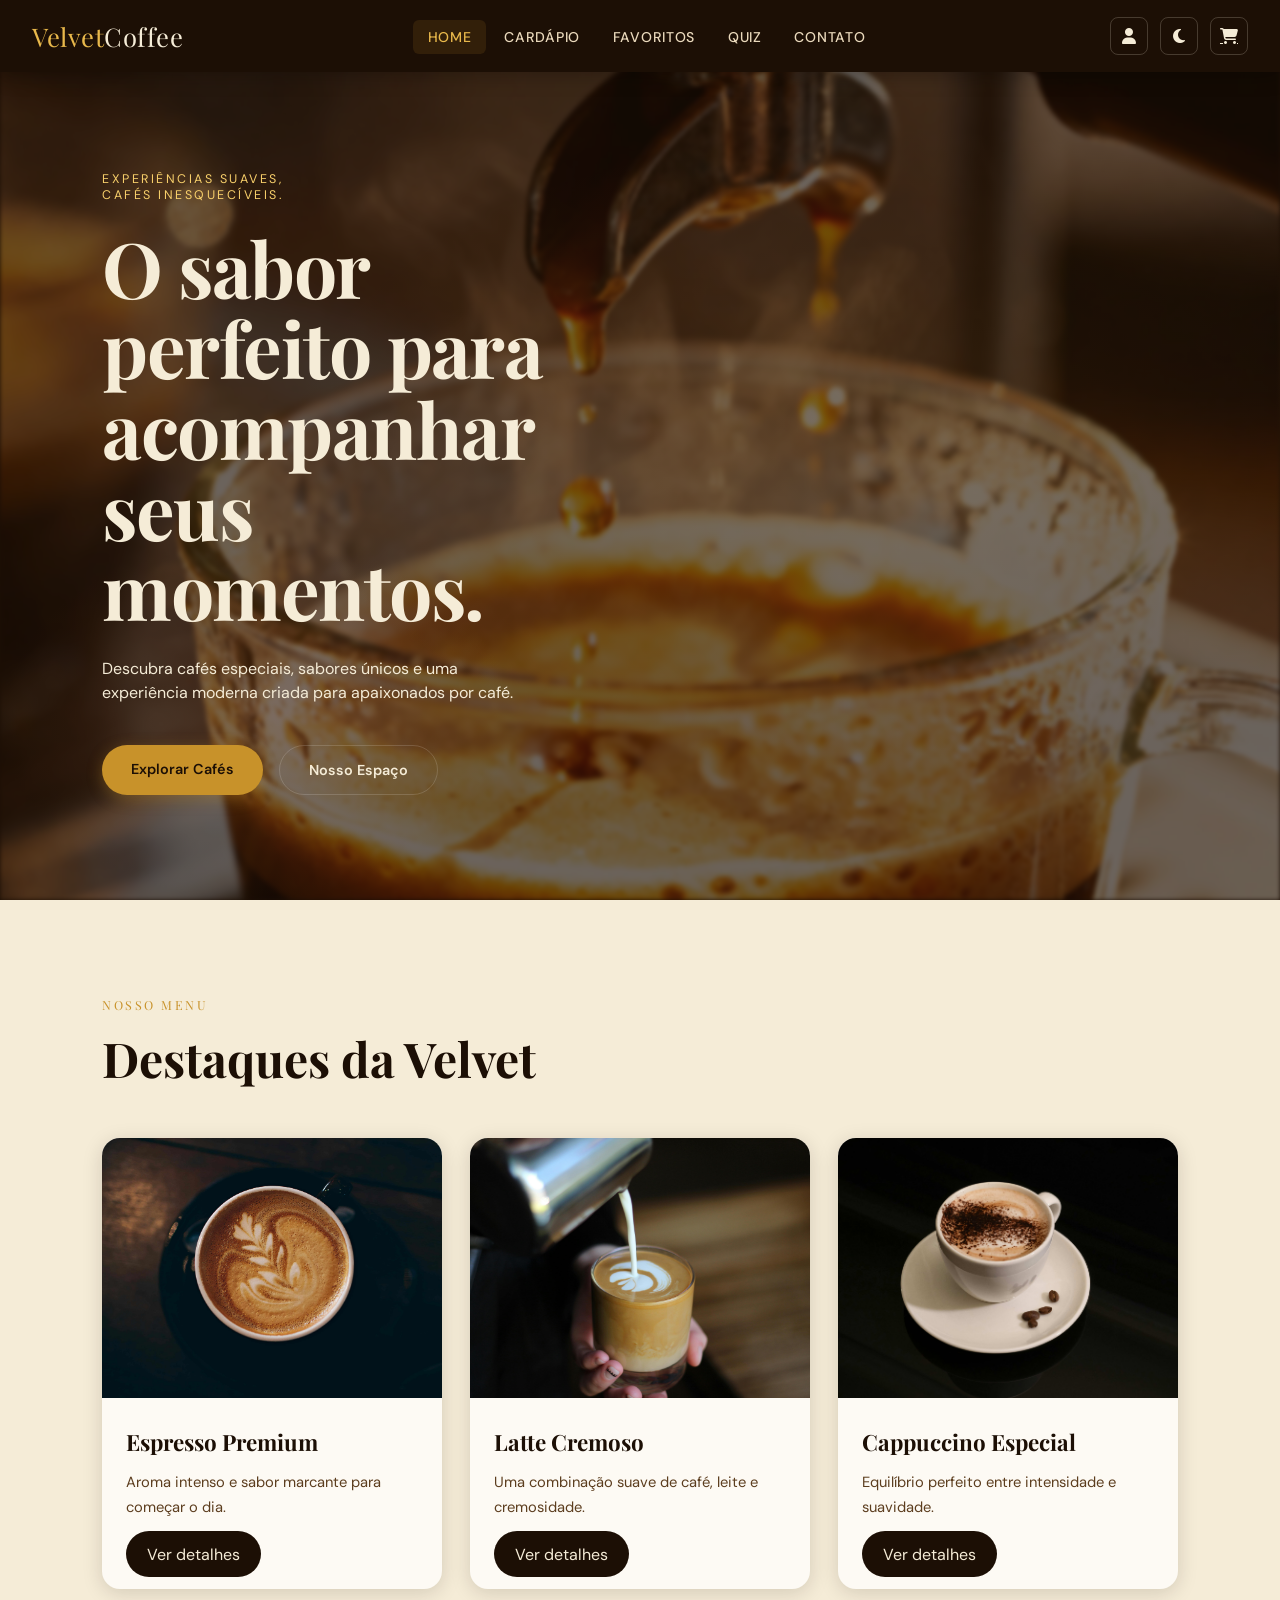
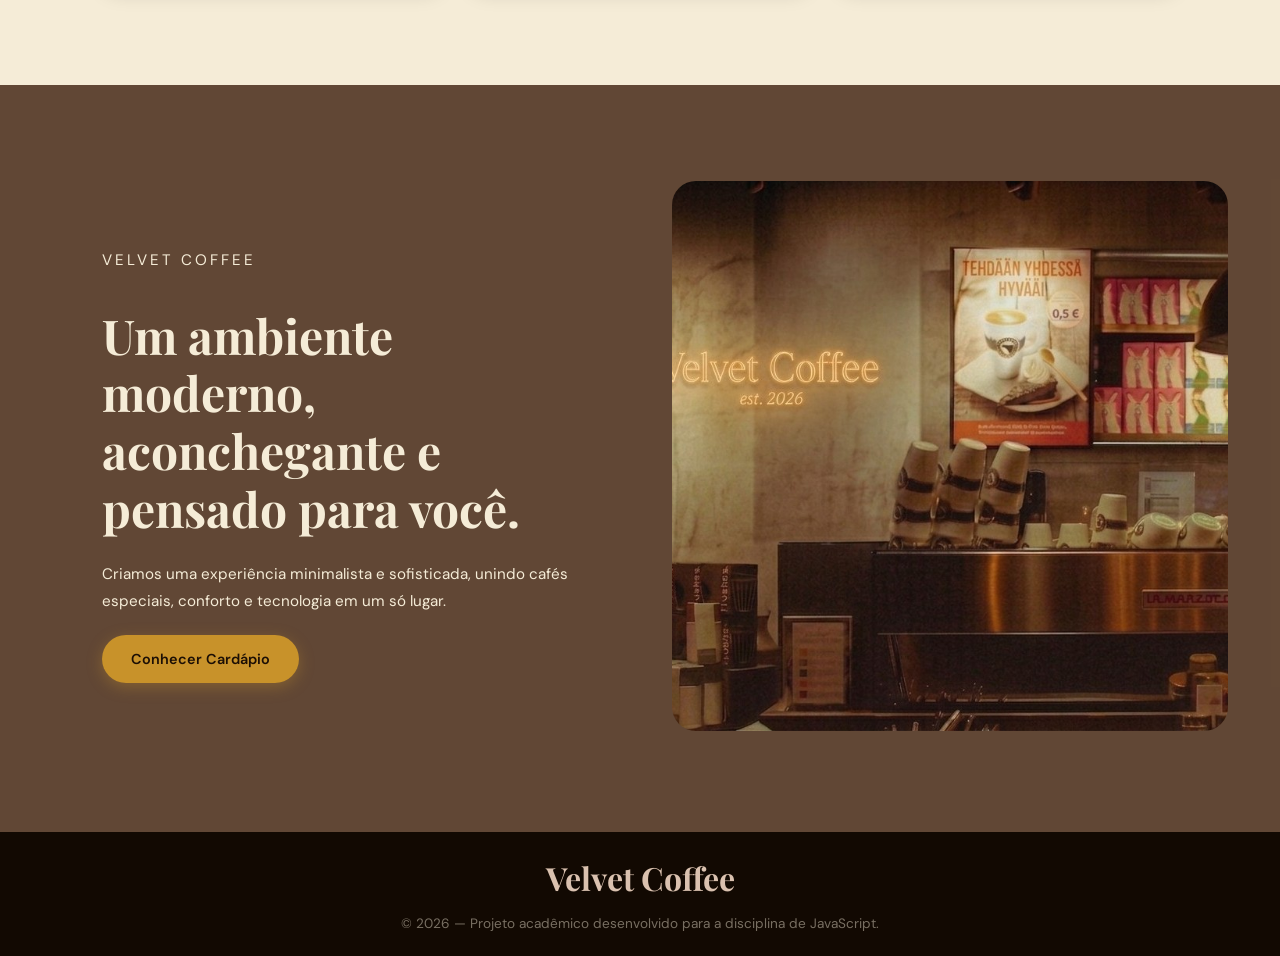
<file: index.html>
<!DOCTYPE html>
<html lang="pt-BR">
<head>
    <meta charset="UTF-8" />
    <meta name="viewport" content="width=device-width, initial-scale=1.0" />

    <title>Velvet Coffee</title>

    <link rel="preconnect" href="https://fonts.googleapis.com">
    <link rel="preconnect" href="https://fonts.gstatic.com" crossorigin>

    <link href="https://fonts.googleapis.com/css2?family=Inter:wght@300;400;500;600;700&family=Cormorant+Garamond:wght@500;600;700&display=swap" rel="stylesheet">

    <link rel="stylesheet" href="https://cdnjs.cloudflare.com/ajax/libs/font-awesome/6.7.2/css/all.min.css">
    <link rel="stylesheet" href="css/style.css">
    <link rel="stylesheet" href="css/home.css">
    <link rel="stylesheet" href="css/auth.css">
    <link rel="icon" href="img/logo-velvet.png" type="image/png">
</head>

<body>

    <header class="header">

            <button class="menu-mobile" id="menuMobile">
                <i class="fa-solid fa-bars"></i>                
            </button>

        <nav>

        <a href="index.html" class="nav-logo">
            Velvet<span>Coffee</span>
        </a>

        <ul class="nav-links" id="nav-links">
            <li><a href="#" class="active">Home</a></li>
            <li><a href="pages/cardapio.html">Cardápio</a></li>      
            <li><a href="pages/favoritos.html">Favoritos</a></li>      
            <li><a href="pages/quiz.html">Quiz</a></li>
            <li><a href="pages/contato.html">Contato</a></li>           
        </ul>

        <div class="nav-actions">
            <div class="mobile-only">
                <a class="btn-icon" href="pages/login.html">
                    <i class="fa-solid fa-user"></i>
                </a>
            </div>             

            <button class="btn-icon" id="themeToggle">
                <i class="fa-solid fa-moon"></i>
            </button>             
           

            <a class="btn-icon"  href="pages/carrinho.html">
                <i class="fa-solid fa-cart-shopping">
                </i>
            </a>
        </div>

    </nav>         

    </header>

    <section class="hero">

        <div class="overlay"></div>

        <div class="hero-content">

            <p class="subtitle">
                experiências suaves,
                <br> cafés inesquecíveis.
            </p>

            <h1>
                O sabor perfeito para acompanhar seus momentos.
            </h1>

            <p class="description">
                Descubra cafés especiais, sabores únicos e uma experiência
                moderna criada para apaixonados por café.
            </p>

            <div class="hero-buttons">
                <a href="pages/cardapio.html" class="btn-primary">
                    Explorar Cafés
                </a>

                <a href="#" class="btn-secondary">
                    Nosso Espaço
                </a>
            </div>

        </div>

    </section>

    <section class="highlights">

        <div class="section-title">
            <p>nosso menu</p>
            <h2>Destaques da Velvet</h2>
        </div>

        <div class="cards">

            <div class="card">

                <img src="img/expresso-premium.jpg" alt="Café Espresso">

                <div class="card-content">
                    <h3>Espresso Premium</h3>

                    <p>
                        Aroma intenso e sabor marcante para começar o dia.
                    </p>

                    <a href="pages/cardapio.html">
                        Ver detalhes
                    </a>
                </div>

            </div>

            <div class="card">

                <img src="img/latte-cremoso.jpg" alt="Latte Cremoso">

                <div class="card-content">
                    <h3>Latte Cremoso</h3>

                    <p>
                        Uma combinação suave de café, leite e cremosidade.
                    </p>

                   <a href="pages/cardapio.html">
                        Ver detalhes
                    </a>
                </div>

            </div>

            <div class="card">

                <img src="img/cappucciono-especial.jpg" alt="Cappuccino">

                <div class="card-content">
                    <h3>Cappuccino Especial</h3>

                    <p>
                        Equilíbrio perfeito entre intensidade e suavidade.
                    </p>

                    <a href="pages/cardapio.html">
                        Ver detalhes
                    </a>
                </div>

            </div>

        </div>

    </section>

    <section class="experience">

        <div class="experience-text">

            <p class="small-title">
                velvet coffee
            </p>

            <h2>
                Um ambiente moderno, aconchegante e pensado para você.
            </h2>

            <p>
                Criamos uma experiência minimalista e sofisticada,
                unindo cafés especiais, conforto e tecnologia em um só lugar.
            </p>

            <a href="pages/cardapio.html" class="btn-primary">
                Conhecer Cardápio
            </a>

        </div>

        <div class="experience-image">
            <img src="img/coffe-shop.jpg" alt="Interior cafeteria">
        </div>

    </section>

    <footer class="footer">

        <h2>Velvet Coffee</h2>

        <p>
            © 2026 — Projeto acadêmico desenvolvido para a disciplina de JavaScript.
        </p>

    </footer>
<div class="menu-overlay" id="menuOverlay"></div>
<script src="js/main.js"></script>
<script src="js/auth.js"></script>

</body>
</html>
</file>
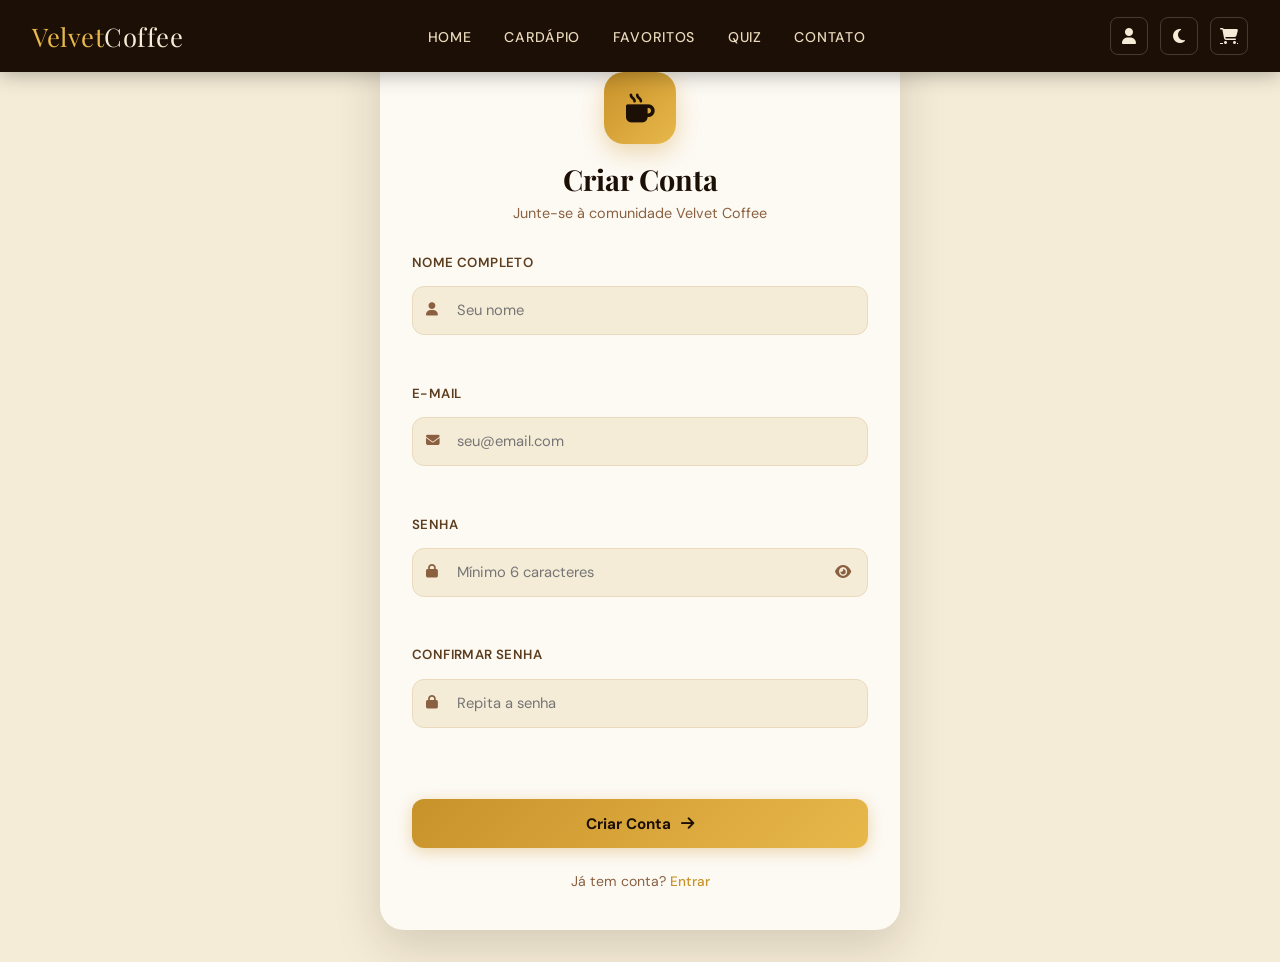
<file: pages/cadastro.html>
<!DOCTYPE html>
<html lang="pt-BR" data-theme="light">
<head>
    <meta charset="UTF-8">
    <meta name="viewport" content="width=device-width, initial-scale=1.0">
    <title>Cadastro | Velvet Coffee</title>
    <meta name="description" content="Crie sua conta Velvet Coffee e aproveite todas as funcionalidades.">
    <link rel="stylesheet" href="https://cdnjs.cloudflare.com/ajax/libs/font-awesome/6.7.2/css/all.min.css">
    <link rel="stylesheet" href="../css/style.css">
    <link rel="stylesheet" href="../css/auth.css">
    <link rel="icon" href="../img/logo-velvet.png" type="image/png">
</head>
<body>

    <header>
        <button class="menu-mobile" id="menuMobile">
            <i class="fa-solid fa-bars"></i>
        </button>
        <nav>
            <a href="../index.html" class="nav-logo">Velvet<span>Coffee</span></a>
            <ul class="nav-links" id="nav-links">
                <li><a href="../index.html">Home</a></li>
                <li><a href="../pages/cardapio.html">Cardápio</a></li>
                <li><a href="../pages/favoritos.html">Favoritos</a></li>
                <li><a href="../pages/quiz.html">Quiz</a></li>
                <li><a href="../pages/contato.html">Contato</a></li>
            </ul>
            <div class="nav-actions">
                <div class="mobile-only">
                    <a class="btn-icon" href="../pages/login.html">
                        <i class="fa-solid fa-user"></i>
                    </a>
                </div>     

                <button class="btn-icon" id="themeToggle">
                    <i class="fa-solid fa-moon"></i>
                </button>
               
                <a class="btn-icon" href="../pages/carrinho.html">
                    <i class="fa-solid fa-cart-shopping"></i>
                </a>
            </div>
        </nav>
    </header>

    <main class="page auth-page">
        <div class="auth-container auth-container--wide">

            <div class="auth-brand">
                <div class="auth-logo-icon">
                    <i class="fa-solid fa-mug-hot"></i>
                </div>
                <h1>Criar Conta</h1>
                <p>Junte-se à comunidade Velvet Coffee</p>
            </div>

            <form class="auth-form" id="cadastroForm" novalidate>

                <div class="form-group">
                    <label for="cadNome">Nome completo</label>
                    <div class="input-wrap">
                        <i class="fa-solid fa-user input-icon"></i>
                        <input
                            type="text"
                            id="cadNome"
                            placeholder="Seu nome"
                            autocomplete="name"
                        >
                    </div>
                    <span class="field-error" id="nomeError"></span>
                </div>

                <div class="form-group">
                    <label for="cadEmail">E-mail</label>
                    <div class="input-wrap">
                        <i class="fa-solid fa-envelope input-icon"></i>
                        <input
                            type="email"
                            id="cadEmail"
                            placeholder="seu@email.com"
                            autocomplete="email"
                        >
                    </div>
                    <span class="field-error" id="emailError"></span>
                </div>

                <div class="form-group">
                    <label for="cadSenha">Senha</label>
                    <div class="input-wrap">
                        <i class="fa-solid fa-lock input-icon"></i>
                        <input
                            type="password"
                            id="cadSenha"
                            placeholder="Mínimo 6 caracteres"
                            autocomplete="new-password"
                        >
                        <button type="button" class="btn-toggle-pass" id="toggleSenha">
                            <i class="fa-solid fa-eye"></i>
                        </button>
                    </div>
                    <span class="field-error" id="senhaError"></span>
                </div>

                <div class="form-group">
                    <label for="cadConfirmar">Confirmar senha</label>
                    <div class="input-wrap">
                        <i class="fa-solid fa-lock input-icon"></i>
                        <input
                            type="password"
                            id="cadConfirmar"
                            placeholder="Repita a senha"
                            autocomplete="new-password"
                        >
                    </div>
                    <span class="field-error" id="confirmarError"></span>
                </div>

                <span class="form-error" id="cadastroError"></span>

                <button type="submit" class="btn-auth" id="btnCadastrar">
                    <span>Criar Conta</span>
                    <i class="fa-solid fa-arrow-right"></i>
                </button>

            </form>

            <p class="auth-switch">
                Já tem conta?
                <a href="../pages/login.html" class="auth-link">Entrar</a>
            </p>

        </div>
    </main>

    <script src="../js/main.js"></script>
    <script src="../js/auth.js"></script>
    <script src="../js/cadastro.js"></script>
</body>
</html>
</file>
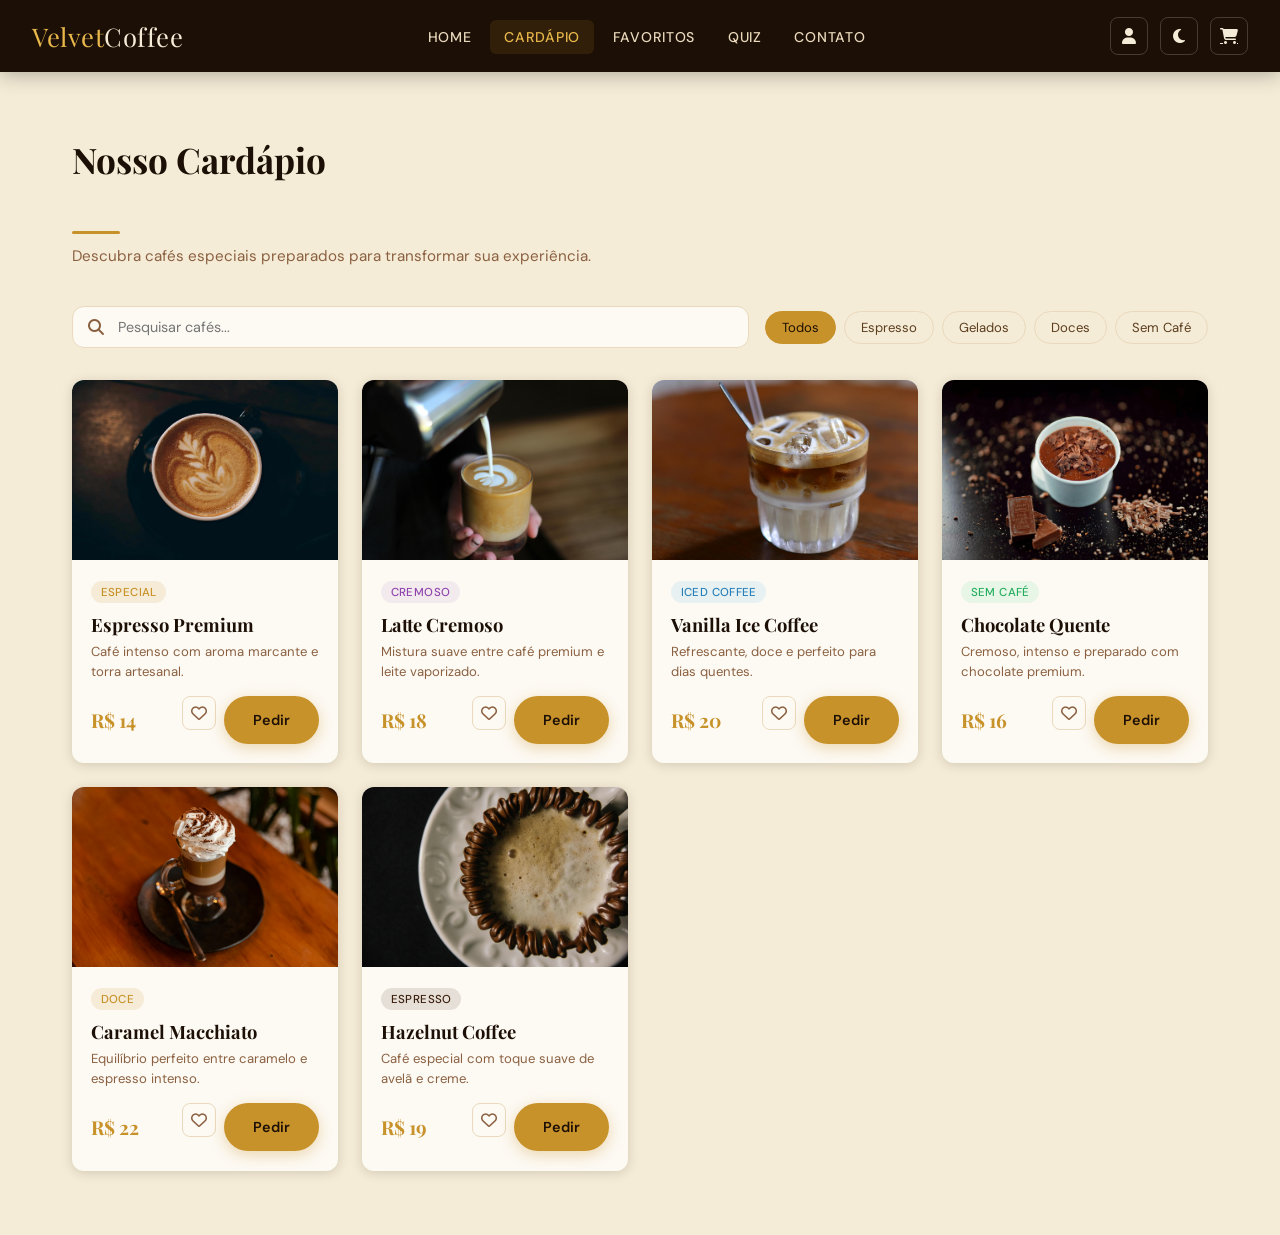
<file: pages/cardapio.html>
<!DOCTYPE html>
<html lang="pt-BR" data-theme="light">

<head>
    <meta charset="UTF-8">
    <meta name="viewport" content="width=device-width, initial-scale=1.0">
    <title>Cardápio | Velvet Coffee</title>
    <link rel="stylesheet" href="https://cdnjs.cloudflare.com/ajax/libs/font-awesome/6.7.2/css/all.min.css">
    <link rel="stylesheet" href="../css/style.css">
    <link rel="stylesheet" href="../css/home.css">
    <link rel="stylesheet" href="../css/cardapio.css">
    <link rel="icon" href="../img/logo-velvet.png" type="image/png">
</head>

<body>

<header class="header">
    <button class="menu-mobile" id="menuMobile">
        <i class="fa-solid fa-bars"></i>
    </button>

   <nav>
            <a href="../index.html" class="nav-logo">Velvet<span>Coffee</span></a>
            <ul class="nav-links" id="nav-links">
                <li><a href="../index.html">Home</a></li>
                <li><a href="../pages/cardapio.html" class="active">Cardápio</a></li>
              
                <li><a href="../pages/favoritos.html">Favoritos</a></li>
                <li><a href="../pages/quiz.html">Quiz</a></li>
                <li><a href="../pages/contato.html">Contato</a></li>
            </ul>
            <div class="nav-actions">
                <div class="mobile-only">
                    <a class="btn-icon" href="../pages/login.html">
                        <i class="fa-solid fa-user"></i>
                    </a>
                </div>  

                <button class="btn-icon" id="themeToggle">
                    <i class="fa-solid fa-moon"></i>
                </button>
                
                <a class="btn-icon" href="../pages/carrinho.html">
                    <i class="fa-solid fa-cart-shopping"></i>
                </a>
            </div>
        </nav>
</header>
   

   
    <main class="page">

        <section class="section">

            <div class="container">

                
                <div class="section-header">

                    <h1 class="section-title">
                        Nosso Cardápio
                    </h1>

                    <div class="section-divider"></div>

                    <p class="section-sub">
                        Descubra cafés especiais preparados para transformar sua experiência.
                    </p>

                </div>

                
                <div class="toolbar">

                    <div class="search-wrap">

                        <span class="search-icon">
                            <i class="fa-solid fa-magnifying-glass search-icon"></i>
                        </span>

                        <input
                            type="text"
                            placeholder="Pesquisar cafés..."
                        >

                    </div>

                    <div class="filter-chips">

                        <button class="chip active" data-filter="todos">
                            Todos
                        </button>

                        <button class="chip" data-filter="espresso">
                            Espresso
                        </button>

                        <button class="chip" data-filter="gelado">
                            Gelados
                        </button>

                        <button class="chip" data-filter="doce">
                            Doces
                        </button>

                        <button class="chip" data-filter="sem-cafe">
                            Sem Café
                        </button>

                    </div>

                </div>

               
                <div class="cards-grid">

                  
                    <article class="coffee-card" data-category="espresso" data-img1="../img/expresso-premium.jpg" data-img2="../img/espresso-premium2.png"
                    data-img3="../img/espresso-premium3.png" onclick="openProductModal(this)">

                        <img src="../img/expresso-premium.jpg" class="card-img">
                            
                        </img>

                        <div class="card-body">

                            <span class="tag tag-especial">
                                especial
                            </span>

                            <h3 class="card-name">
                                Espresso Premium
                            </h3>

                            <p class="card-desc">
                                Café intenso com aroma marcante e torra artesanal.
                            </p>

                            <div class="card-footer">

                                <span class="card-price">
                                    R$ 14
                                </span>

                                <div class="card-actions">

                                    <button class="btn-fav">
                                        <i class="fa-regular fa-heart"></i>
                                    </button>
                                    

                                    <a class="btn btn-primary btn-sm"
                                        href="/pages/carrinho.html"
                                        onclick="event.stopPropagation()">
                                        Pedir
                                    </a>

                                </div>

                            </div>

                        </div>

                    </article>

                  
                    <article class="coffee-card" data-category="espresso" data-img1="../img/latte-cremoso.jpg"
                    data-img2="../img/latte-cremoso2.png" data-img3="../img/latte-cremoso3.png"
                    onclick="openProductModal(this)">

                        <img src="../img/latte-cremoso.jpg" class="card-img">
                            
                        </img>

                        <div class="card-body">

                            <span class="tag tag-lacteo">
                                cremoso
                            </span>

                            <h3 class="card-name">
                                Latte Cremoso
                            </h3>

                            <p class="card-desc">
                                Mistura suave entre café premium e leite vaporizado.
                            </p>

                            <div class="card-footer">

                                <span class="card-price">
                                    R$ 18
                                </span>

                                <div class="card-actions">

                                    <button class="btn-fav">
                                       <i class="fa-regular fa-heart"></i>
                                    </button>

                                    <a class="btn btn-primary btn-sm"
                                        href="/pages/carrinho.html"
                                        onclick="event.stopPropagation()">
                                        Pedir
                                    </a>

                                </div>

                            </div>

                        </div>

                    </article>

                  
                    <article class="coffee-card" data-category="gelado" data-img1="../img/ice-coffee.jpg"
                    data-img2="../img/ice-coffee2.png" data-img3="../img/ice-coffee3.png" onclick="openProductModal(this)">

                        <img src="../img/ice-coffee.jpg" class ="card-img">
                            
                        </img>

                        <div class="card-body">

                            <span class="tag tag-gelado">
                                iced coffee
                            </span>

                            <h3 class="card-name">
                                Vanilla Ice Coffee
                            </h3>

                            <p class="card-desc">
                                Refrescante, doce e perfeito para dias quentes.
                            </p>

                            <div class="card-footer">

                                <span class="card-price">
                                    R$ 20
                                </span>

                                <div class="card-actions">

                                    <button class="btn-fav">
                                      <i class="fa-regular fa-heart"></i>
                                    </button>

                                    <a class="btn btn-primary btn-sm"
                                        href="/pages/carrinho.html"
                                        onclick="event.stopPropagation()">
                                        Pedir
                                    </a>

                                </div>

                            </div>

                        </div>

                    </article>

               
                    <article class="coffee-card" data-category="sem-cafe" data-img1="../img/chocolate-quente.jpg"
                    data-img2="../img/chocolate-quente2.png" data-img3="../img/chocolante-quente3.png" onclick="openProductModal(this)">

                        <img src="../img/chocolate-quente.jpg" class="card-img">
                            
                        </img>

                        <div class="card-body">

                            <span class="tag tag-sem-cafe">
                                sem café
                            </span>

                            <h3 class="card-name">
                                Chocolate Quente
                            </h3>

                            <p class="card-desc">
                                Cremoso, intenso e preparado com chocolate premium.
                            </p>

                            <div class="card-footer">

                                <span class="card-price">
                                    R$ 16
                                </span>

                                <div class="card-actions">

                                    <button class="btn-fav">
                                      <i class="fa-regular fa-heart"></i>
                                    </button>

                                   <a class="btn btn-primary btn-sm"
                                        href="/pages/carrinho.html"
                                        onclick="event.stopPropagation()">
                                        Pedir
                                    </a>

                                </div>

                            </div>

                        </div>

                    </article>

                    <article class="coffee-card" data-category="doce" data-img1="../img/Caramel-Macchiato.jpg"
                    data-img2="../img/caramelo2.png" data-img3="../img/caramelo3.png" onclick="openProductModal(this)">

                        <img  src="../img/Caramel-Macchiato.jpg" class="card-img">
                            
                        </img>

                        <div class="card-body">

                            <span class="tag tag-especial">
                                doce
                            </span>

                            <h3 class="card-name">
                                Caramel Macchiato
                            </h3>

                            <p class="card-desc">
                                Equilíbrio perfeito entre caramelo e espresso intenso.
                            </p>

                            <div class="card-footer">

                                <span class="card-price">
                                    R$ 22
                                </span>

                                <div class="card-actions">

                                    <button class="btn-fav">
                                        <i class="fa-regular fa-heart"></i>
                                    </button>

                                    <a class="btn btn-primary btn-sm"
                                        href="/pages/carrinho.html"
                                        onclick="event.stopPropagation()">
                                        Pedir
                                    </a>

                                </div>

                            </div>

                        </div>

                    </article>

                    <article class="coffee-card" data-category="espresso" data-img1="../img/Hazelnut-Coffee.jpg"
                    data-img2="../img/hazelnut2.png" data-img3="../img/hazelnut3.png" onclick="openProductModal(this)">

                        <img src="../img/Hazelnut-Coffee.jpg" class="card-img">
                            
                        </img>

                        <div class="card-body">

                            <span class="tag tag-espresso">
                                espresso
                            </span>

                            <h3 class="card-name">
                                Hazelnut Coffee
                            </h3>

                            <p class="card-desc">
                                Café especial com toque suave de avelã e creme.
                            </p>

                            <div class="card-footer">

                                <span class="card-price">
                                    R$ 19
                                </span>

                                <div class="card-actions">

                                    <button class="btn-fav">
                                       <i class="fa-regular fa-heart"></i>
                                    </button>

                                   <a class="btn btn-primary btn-sm"
                                        href="/pages/carrinho.html"
                                        onclick="event.stopPropagation()">
                                        Pedir
                                    </a>

                                </div>

                            </div>

                        </div>

                    </article>

                </div>

            </div>

        </section>

    <div id="toast-container"></div>


    <div class="product-modal" id="productModal">

        <div class="product-overlay" onclick="closeProductModal()"></div>
    
        <div class="product-box">
    
        <button class="close-product" onclick="closeProductModal()">
            <i class="fa-solid fa-xmark"></i>
        </button>
    
        <div class="product-images">
    
            <img 
            src="../img/expresso-premium.jpg"
            class="main-product-image"
            id="mainImage"
            >
    
            <div class="product-thumbs">
    
            <img src="../img/expresso-premium.jpg" class="thumb active">
            <img src="../img/espresso-premium2.png" class="thumb">
            <img src="../img/espresso-premium3.png" class="thumb">
    
            </div>
    
        </div>
    
        <div class="product-details">
    
            <span class="tag tag-especial" id="modalProductTag">
                Especial
            </span>
    
            <h2 id="modalProductName">
                Espresso Premium
            </h2>
    
            <p class="product-text" id="modalProductDesc">
            Café intenso com aroma marcante e torra artesanal.
            </p>
    

    
            <div class="product-section">
    
            <h4>Ingredientes</h4>
    
            <div class="ingredients-list">
    
                <span>Café Premium</span>
                <span>Leite</span>
                <span>Chocolate</span>
    
            </div>
    
            </div>
    
            <div class="product-section">
    
            <h4>Tamanho</h4>
    
            <div class="size-options">
    
                <button class="size-btn active">
                Mini
                </button>
    
                <button class="size-btn">
                Médio
                </button>
    
                <button class="size-btn">
                Grande
                </button>
    
            </div>
    
            </div>
    
            <div class="product-section">
    
            <h4>Observações</h4>
    
            <textarea 
                class="obs-area"
                placeholder="Ex: sem açúcar, tirar chocolate..."
            ></textarea>
    
            </div>
    
            <div class="product-footer">
    
                <span class="product-price" id="modalProductPrice">
                R$ 14
            </span>
            
            <div class="quantity-control">

                <button class="qty-btn" id="decreaseQty">
                -
                </button>
            
                <span id="quantityValue">
                1
                </span>
            
                <button class="qty-btn" id="increaseQty">
                +
                </button>
            
            </div>
    
            <button class="btn btn-primary" id="addToCartModal">
                Adicionar ao Carrinho
            </button>
    
            </div>
    
        </div>
    
        </div>
    
    </div>

    </main>

   

   <script src="../js/main.js"></script>
    <script src="../js/auth.js"></script>
    <script src="../js/cardapio.js"></script>
</body>
</html>
</file>
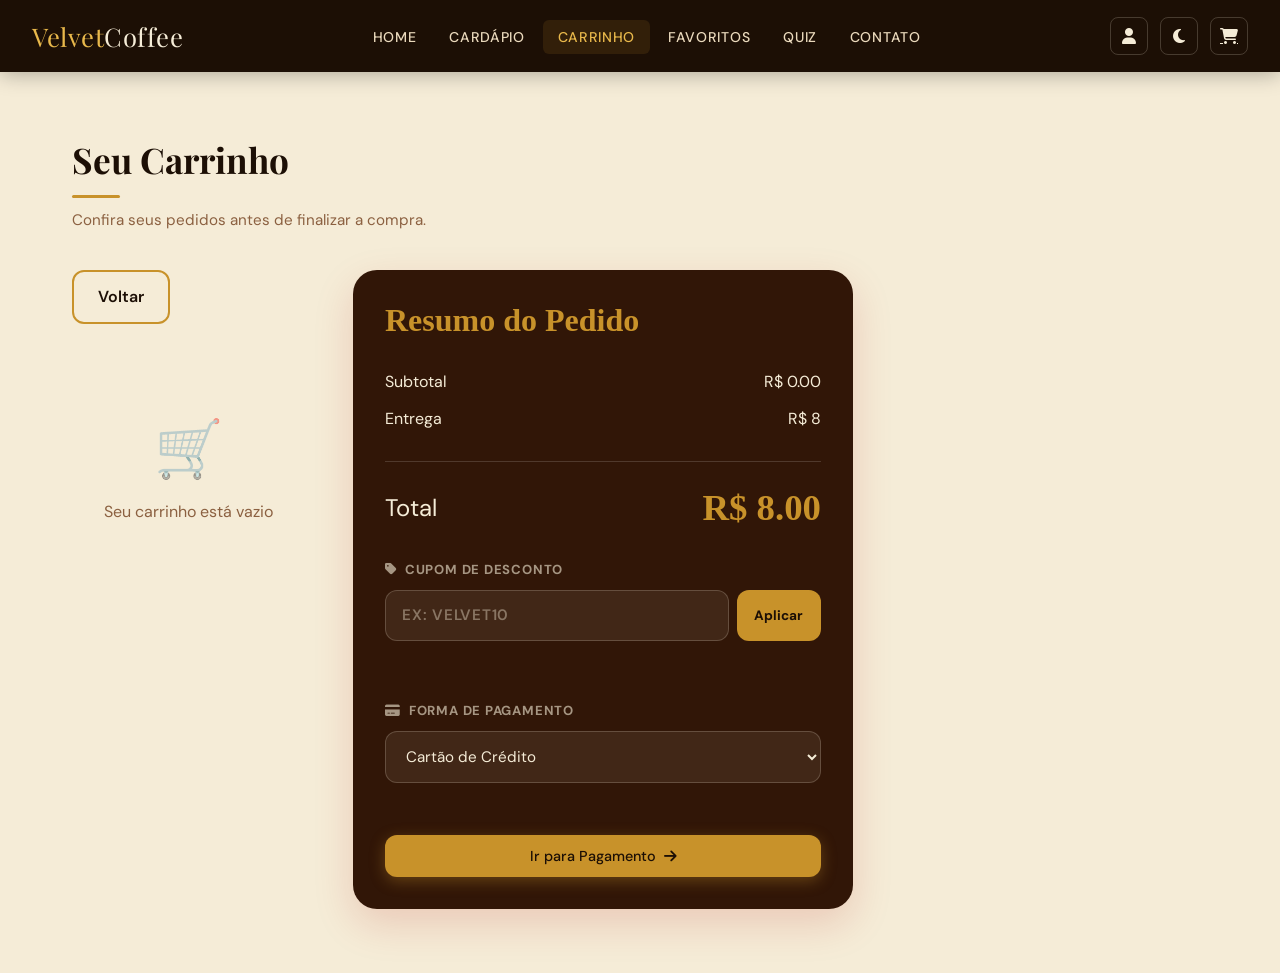
<file: pages/carrinho.html>
<!DOCTYPE html>
<html lang="pt-BR" data-theme="light">

<head>
    <meta charset="UTF-8">
    <meta name="viewport" content="width=device-width, initial-scale=1.0">

    <title>Carrinho | Velvet Coffee</title>

    <link rel="stylesheet"
        href="https://cdnjs.cloudflare.com/ajax/libs/font-awesome/6.7.2/css/all.min.css">

    <link rel="stylesheet" href="../css/style.css">
    <link rel="stylesheet" href="../css/carrinho.css">
    <link rel="stylesheet" href="../css/auth.css">

    <link rel="icon"
        href="../img/logo-velvet.png"
        type="image/png">
</head>

<body>

    <header>

        <button class="menu-mobile" id="menuMobile">
            <i class="fa-solid fa-bars"></i>
        </button>

        <nav>
            <a href="../index.html" class="nav-logo">Velvet<span>Coffee</span></a>
            <ul class="nav-links" id="nav-links">
                <li><a href="../index.html">Home</a></li>
                <li><a href="../pages/cardapio.html">Cardápio</a></li>
                <li><a href="../pages/carrinho.html" class="active">Carrinho</a></li>
                <li><a href="../pages/favoritos.html">Favoritos</a></li>
                <li><a href="../pages/quiz.html">Quiz</a></li>
                <li><a href="../pages/contato.html">Contato</a></li>
            </ul>
            <div class="nav-actions">
                <div class="mobile-only">
                    <a class="btn-icon" href="../pages/login.html">
                        <i class="fa-solid fa-user"></i>
                    </a>
                </div>  

                <button class="btn-icon" id="themeToggle">
                    <i class="fa-solid fa-moon"></i>
                </button>
               
                <a class="btn-icon" href="../pages/carrinho.html" class="active">
                    <i class="fa-solid fa-cart-shopping"></i>
                </a>
            </div>
        </nav>

    </header>

    <main class="page">

        <section class="section">

            <div class="container">

                <div class="section-header">
                    <h1 class="section-title">Seu Carrinho</h1>
                    <div class="section-divider"></div>
                    <p class="section-sub">Confira seus pedidos antes de finalizar a compra.</p>
                </div>

                <div class="cart-layout">

                    <div class="cart-items">
                    </div>

                    <aside class="cart-summary">

                        <h2 class="summary-title">Resumo do Pedido</h2>

                        <div class="summary-row">
                            <span>Subtotal</span>
                            <span id="summarySubtotal">R$ 0</span>
                        </div>

                        <div class="summary-row">
                            <span>Entrega</span>
                            <span>R$ 8</span>
                        </div>

                        <div class="summary-row" id="rowDesconto" style="display:none;">
                            <span>Cupom <span id="cupomNome" class="cupom-badge"></span></span>
                            <span id="summaryDesconto" class="desconto-value">- R$ 0</span>
                        </div>

                        <div class="summary-total">
                            <span>Total</span>
                            <strong id="summaryTotal">R$ 0</strong>
                        </div>

                        <div class="checkout-form" id="checkoutForm">

                            <div class="checkout-section">
                                <h3 class="checkout-section-title">
                                    <i class="fa-solid fa-tag"></i> Cupom de Desconto
                                </h3>
                                <div class="coupon-wrap">
                                    <input
                                        type="text"
                                        id="cupomInput"
                                        placeholder="Ex: VELVET10"
                                        class="checkout-input coupon-input"
                                        autocomplete="off"
                                    >
                                    <button type="button" id="btnAplicarCupom" class="btn-apply-coupon">
                                        Aplicar
                                    </button>
                                </div>
                                <div class="coupon-feedback" id="cupomFeedback"></div>
                            </div>

                            <div class="checkout-section">
                                <h3 class="checkout-section-title">
                                    <i class="fa-solid fa-credit-card"></i> Forma de Pagamento
                                </h3>
                                <select id="paymentMethod" class="checkout-select">
                                    <option value="cartao">Cartão de Crédito</option>
                                    <option value="pix">PIX</option>
                                    <option value="dinheiro">Dinheiro</option>
                                </select>
                            </div>

                            <button
                                class="btn btn-primary checkout-btn"
                                id="checkoutBtn"
                            >
                                Ir para Pagamento
                                <i class="fa-solid fa-arrow-right"></i>
                            </button>

                        </div>

                    </aside>

                </div>

            </div>

        </section>

    </main>

    <div id="toast-container"></div>

    <script src="../js/main.js"></script>
    <script src="../js/auth.js"></script>
    <script src="../js/carrinho.js"></script>

</body>
</html>
</file>
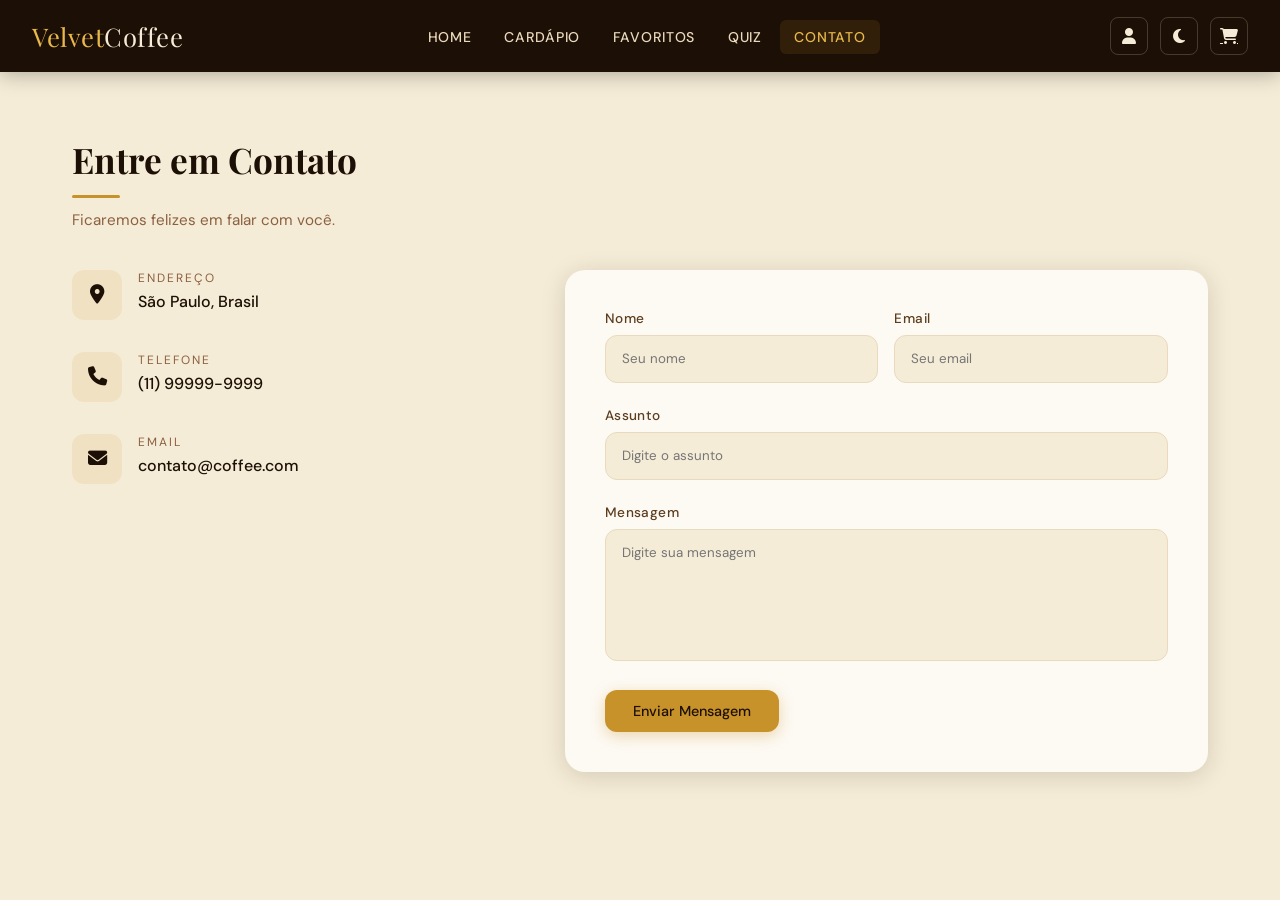
<file: pages/contato.html>
<!DOCTYPE html>
<html lang="pt-BR">

<head>
    <meta charset="UTF-8">
    <meta name="viewport" content="width=device-width, initial-scale=1.0">
    <title>Contato | Velvet Coffee</title>
    <link rel="stylesheet" href="https://cdnjs.cloudflare.com/ajax/libs/font-awesome/6.7.2/css/all.min.css">
    <link rel="stylesheet" href="../css/style.css">   
    <link rel="stylesheet" href="../css/auth.css">
    <link rel="icon" href="../img/logo-velvet.png" type="image/png">
</head>

<body>

     <header class="header">
        <button class="menu-mobile" id="menuMobile">
            <i class="fa-solid fa-bars"></i>
        </button>

        <nav>
            <a href="../index.html" class="nav-logo">Velvet<span>Coffee</span></a>
            <ul class="nav-links" id="nav-links">
                <li><a href="../index.html">Home</a></li>
                <li><a href="../pages/cardapio.html">Cardápio</a></li>
                <li><a href="../pages/favoritos.html">Favoritos</a></li>
                <li><a href="../pages/quiz.html">Quiz</a></li>
                <li><a href="../pages/contato.html" class="active">Contato</a></li>
            </ul>
            <div class="nav-actions">
                <div class="mobile-only">
                    <a class="btn-icon" href="../pages/login.html">
                        <i class="fa-solid fa-user"></i>
                    </a>
                </div>  

                <button class="btn-icon" id="themeToggle">
                    <i class="fa-solid fa-moon"></i>
                </button>
                
                <a class="btn-icon" href="../pages/carrinho.html">
                    <i class="fa-solid fa-cart-shopping"></i>
                </a>
            </div>
        </nav>
        

    </header>

    <main class="page">

        <section class="section">

            <div class="container">

                <div class="section-header">

                    <h1 class="section-title">
                        Entre em Contato
                    </h1>

                    <div class="section-divider"></div>

                    <p class="section-sub">
                        Ficaremos felizes em falar com você.
                    </p>

                </div>

                <div class="contact-layout">

                    <div class="contact-info">

                        <div class="contact-item">

                            <div class="contact-icon">
                              <i class="fa-solid fa-location-dot"></i>
                            </div>

                            <div>
                                <p class="contact-label">
                                    endereço
                                </p>

                                <p class="contact-val">
                                    São Paulo, Brasil
                                </p>
                            </div>

                        </div>

                        <div class="contact-item">

                            <div class="contact-icon">
                                <i class="fa-solid fa-phone"></i>
                            </div>

                            <div>
                                <p class="contact-label">
                                    telefone
                                </p>

                                <p class="contact-val">
                                    (11) 99999-9999
                                </p>
                            </div>

                        </div>

                        <div class="contact-item">

                            <div class="contact-icon">
                               <i class="fa-solid fa-envelope"></i>
                            </div>

                            <div>
                                <p class="contact-label">
                                    email
                                </p>

                                <p class="contact-val">
                                    contato@coffee.com
                                </p>
                            </div>

                        </div>

                    </div>

                    <div class="form-card">

                        <form>

                            <div class="form-row">

                                <div class="form-group">

                                    <label>
                                        Nome
                                    </label>

                                    <input
                                        type="text"
                                        class="form-control"
                                        placeholder="Seu nome"
                                    >

                                </div>

                                <div class="form-group">

                                    <label>
                                        Email
                                    </label>

                                    <input
                                        type="email"
                                        class="form-control"
                                        placeholder="Seu email"
                                    >

                                </div>

                            </div>

                            <div class="form-group">

                                <label>
                                    Assunto
                                </label>

                                <input
                                    type="text"
                                    class="form-control"
                                    placeholder="Digite o assunto"
                                >

                            </div>

                            <div class="form-group">

                                <label>
                                    Mensagem
                                </label>

                                <textarea
                                    class="form-control"
                                    rows="6"
                                    placeholder="Digite sua mensagem"
                                ></textarea>

                            </div>

                            <button class="btn btn-primary">
                                Enviar Mensagem
                            </button>

                        </form>

                    </div>

                </div>

            </div>

        </section>

    </main>

<script src="../js/main.js"></script>
<script src="../js/auth.js"></script>
</body>

</html>
</file>
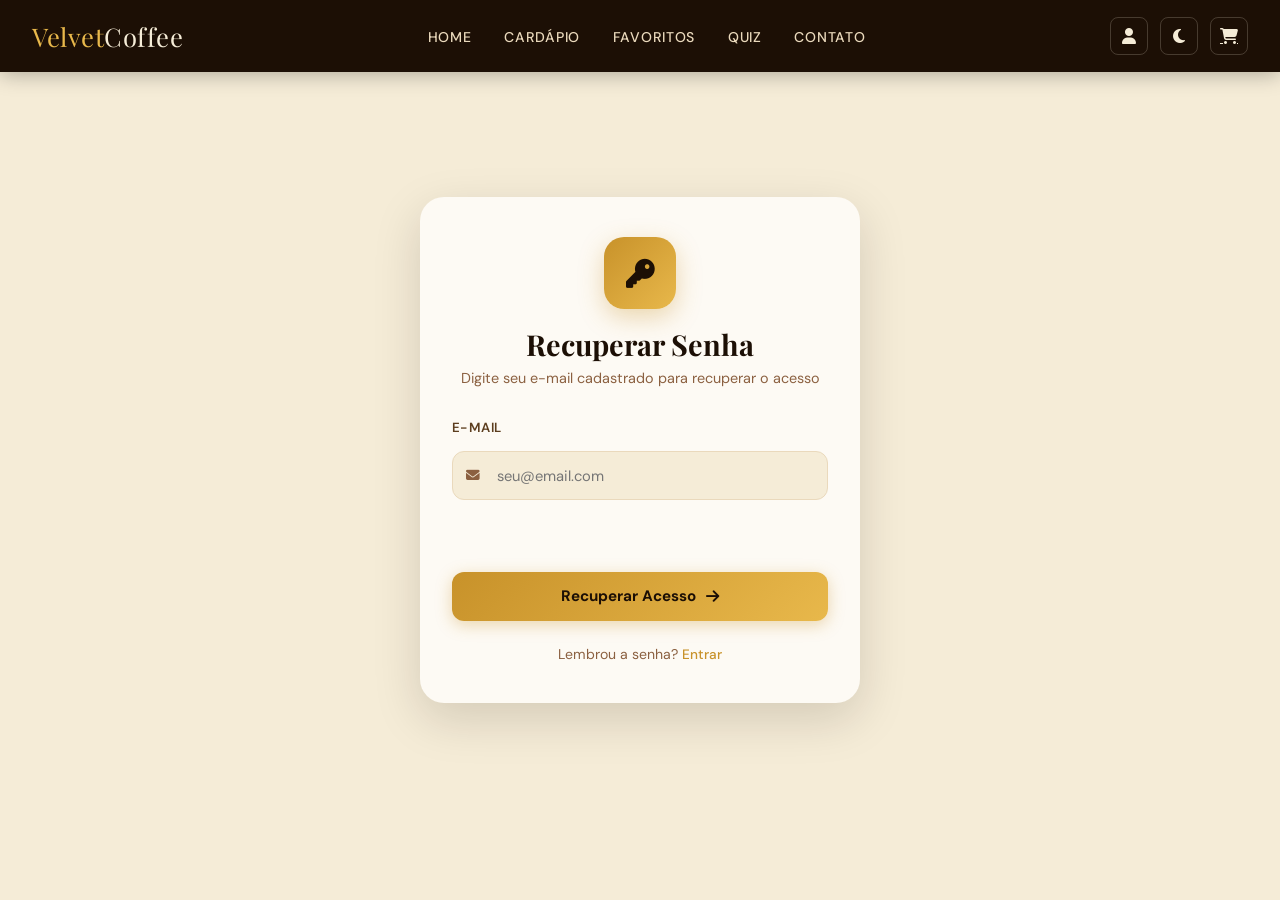
<file: pages/esqueci-senha.html>
<!DOCTYPE html>
<html lang="pt-BR" data-theme="light">
<head>
    <meta charset="UTF-8">
    <meta name="viewport" content="width=device-width, initial-scale=1.0">
    <title>Recuperar Senha | Velvet Coffee</title>
    <meta name="description" content="Recupere o acesso à sua conta Velvet Coffee.">
    <link rel="stylesheet" href="https://cdnjs.cloudflare.com/ajax/libs/font-awesome/6.7.2/css/all.min.css">
    <link rel="stylesheet" href="../css/style.css">
    <link rel="stylesheet" href="../css/auth.css">
    <link rel="icon" href="../img/logo-velvet.png" type="image/png">
</head>
<body>

    <header>
        <button class="menu-mobile" id="menuMobile">
            <i class="fa-solid fa-bars"></i>
        </button>
        <nav>
            <a href="../index.html" class="nav-logo">Velvet<span>Coffee</span></a>
            <ul class="nav-links" id="nav-links">
                <li><a href="../index.html">Home</a></li>
                <li><a href="../pages/cardapio.html">Cardápio</a></li>
                <li><a href="../pages/favoritos.html">Favoritos</a></li>
                <li><a href="../pages/quiz.html">Quiz</a></li>
                <li><a href="../pages/contato.html">Contato</a></li>
            </ul>
            <div class="nav-actions">
                <div class="mobile-only">
                    <a class="btn-icon" href="../pages/login.html">
                        <i class="fa-solid fa-user"></i>
                    </a>
                </div>  

                <button class="btn-icon" id="themeToggle">
                    <i class="fa-solid fa-moon"></i>
                </button>
                
                <a class="btn-icon" href="../pages/carrinho.html">
                    <i class="fa-solid fa-cart-shopping"></i>
                </a>
            </div>
        </nav>
    </header>

    <main class="page auth-page">
        <div class="auth-container">

            <div id="formSection">
                <div class="auth-brand">
                    <div class="auth-logo-icon">
                        <i class="fa-solid fa-key"></i>
                    </div>
                    <h1>Recuperar Senha</h1>
                    <p>Digite seu e-mail cadastrado para recuperar o acesso</p>
                </div>

                <form class="auth-form" id="esqueciForm" novalidate>
                    <div class="form-group">
                        <label for="esqueciEmail">E-mail</label>
                        <div class="input-wrap">
                            <i class="fa-solid fa-envelope input-icon"></i>
                            <input
                                type="email"
                                id="esqueciEmail"
                                placeholder="seu@email.com"
                            >
                        </div>
                        <span class="field-error" id="emailError"></span>
                    </div>

                    <span class="form-error" id="esqueciError"></span>

                    <button type="submit" class="btn-auth">
                        <span>Recuperar Acesso</span>
                        <i class="fa-solid fa-arrow-right"></i>
                    </button>
                </form>

                <p class="auth-switch">
                    Lembrou a senha?
                    <a href="../pages/login.html" class="auth-link">Entrar</a>
                </p>
            </div>

            <div id="resultSection" class="auth-result" style="display:none;">
                <div class="auth-logo-icon auth-logo-icon--success">
                    <i class="fa-solid fa-circle-check"></i>
                </div>
                <h2>Senha encontrada!</h2>
                <p>Sua senha temporária é:</p>
                <div class="temp-password-box" id="senhaTemp"></div>
                <p class="temp-hint">Use essa senha para entrar e depois altere no seu perfil.</p>
                <a href="../pages/login.html" class="btn-auth" style="display:inline-flex; text-decoration:none; margin-top:1.5rem;">
                    <span>Ir para o Login</span>
                    <i class="fa-solid fa-arrow-right"></i>
                </a>
            </div>

        </div>
    </main>

    <script src="../js/main.js"></script>
    <script src="../js/auth.js"></script>
    <script src="../js/esqueci-senha.js"></script>
</body>
</html>
</file>
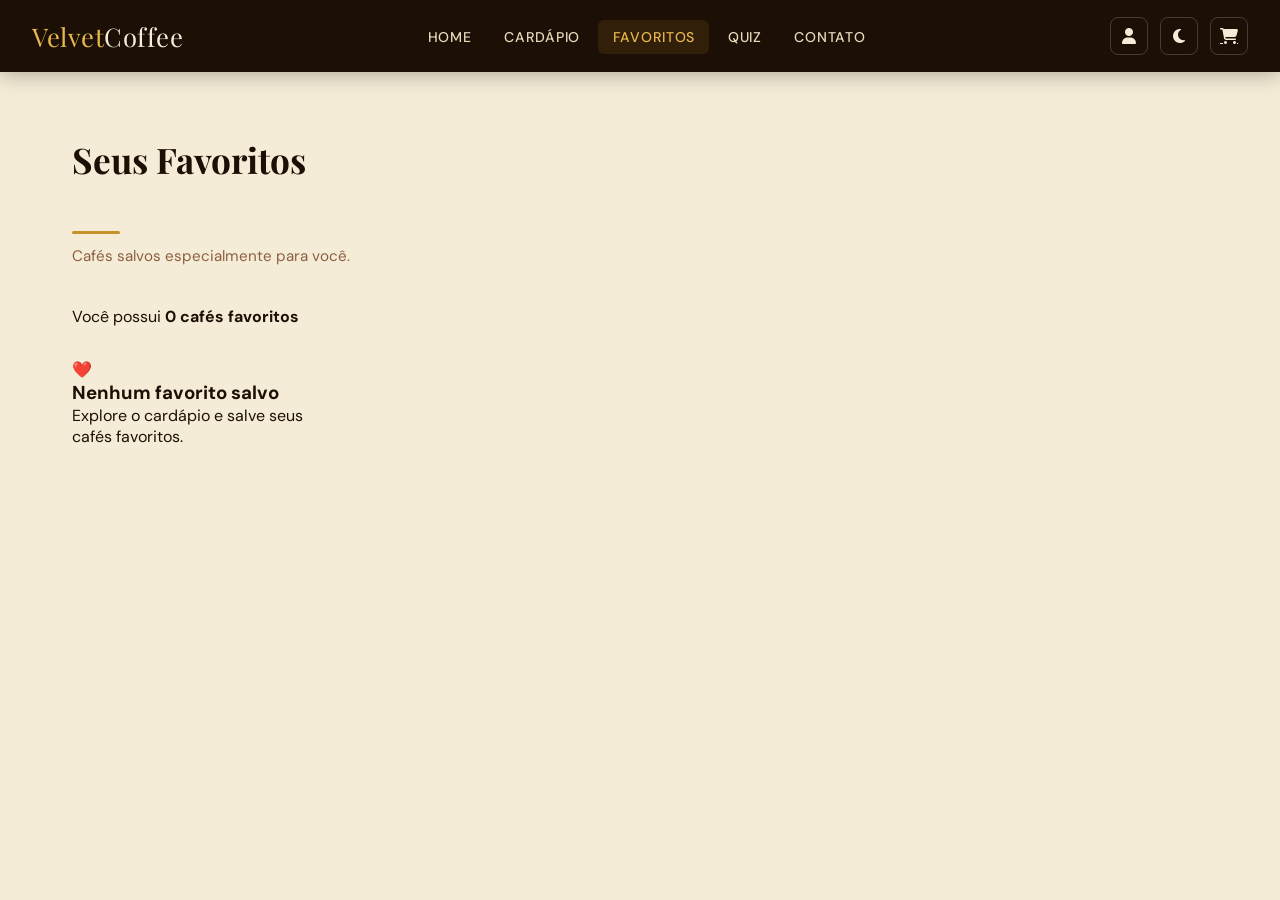
<file: pages/favoritos.html>
<!DOCTYPE html>
<html lang="pt-BR">

<head>
    <meta charset="UTF-8">
    <meta name="viewport" content="width=device-width, initial-scale=1.0">
    <title>Favoritos | Velvet Coffe</title>
    <link rel="stylesheet" href="https://cdnjs.cloudflare.com/ajax/libs/font-awesome/6.7.2/css/all.min.css">
    <link rel="stylesheet" href="../css/style.css">
    <link rel="stylesheet" href="../css/home.css">
    <link rel="icon" href="../img/logo-velvet.png" type="image/png">
</head>

<body>
     <header class="header">
         <button class="menu-mobile" id="menuMobile">
            <i class="fa-solid fa-bars"></i>
        </button>      

        <nav>
            <a href="../index.html" class="nav-logo">Velvet<span>Coffee</span></a>
            <ul class="nav-links" id="nav-links">
                <li><a href="../index.html">Home</a></li>
                <li><a href="../pages/cardapio.html">Cardápio</a></li>
                <li><a href="../pages/favoritos.html" class="active">Favoritos</a></li>
                <li><a href="../pages/quiz.html">Quiz</a></li>
                <li><a href="../pages/contato.html">Contato</a></li>
            </ul>
            <div class="nav-actions">
                <div class="mobile-only">
                    <a class="btn-icon" href="../pages/login.html">
                        <i class="fa-solid fa-user"></i>
                    </a>
                </div>  

                <button class="btn-icon" id="themeToggle">
                    <i class="fa-solid fa-moon"></i>
                </button>
               
                <a class="btn-icon" href="../pages/carrinho.html">
                    <i class="fa-solid fa-cart-shopping"></i>
                </a>
            </div>
        </nav>

    </header>
    

    <main class="page">

        <section class="section">

            <div class="container">

                <div class="section-header">

                    <h1 class="section-title">
                        Seus Favoritos
                    </h1>

                    <div class="section-divider"></div>

                    <p class="section-sub">
                        Cafés salvos especialmente para você.
                    </p>

                </div>

                <div class="fav-count">
                    Você possui <strong>3 cafés favoritos</strong>
                </div>

                <div class="cards-grid">                   

                </div>

            </div>

        </section>

    </main>
<script src="../js/main.js"></script>
<script src="../js/auth.js"></script>
<script src="../js/favoritos.js"></script>
<script src="../js/carrinho.js"></script>
</body>

</html>
</file>
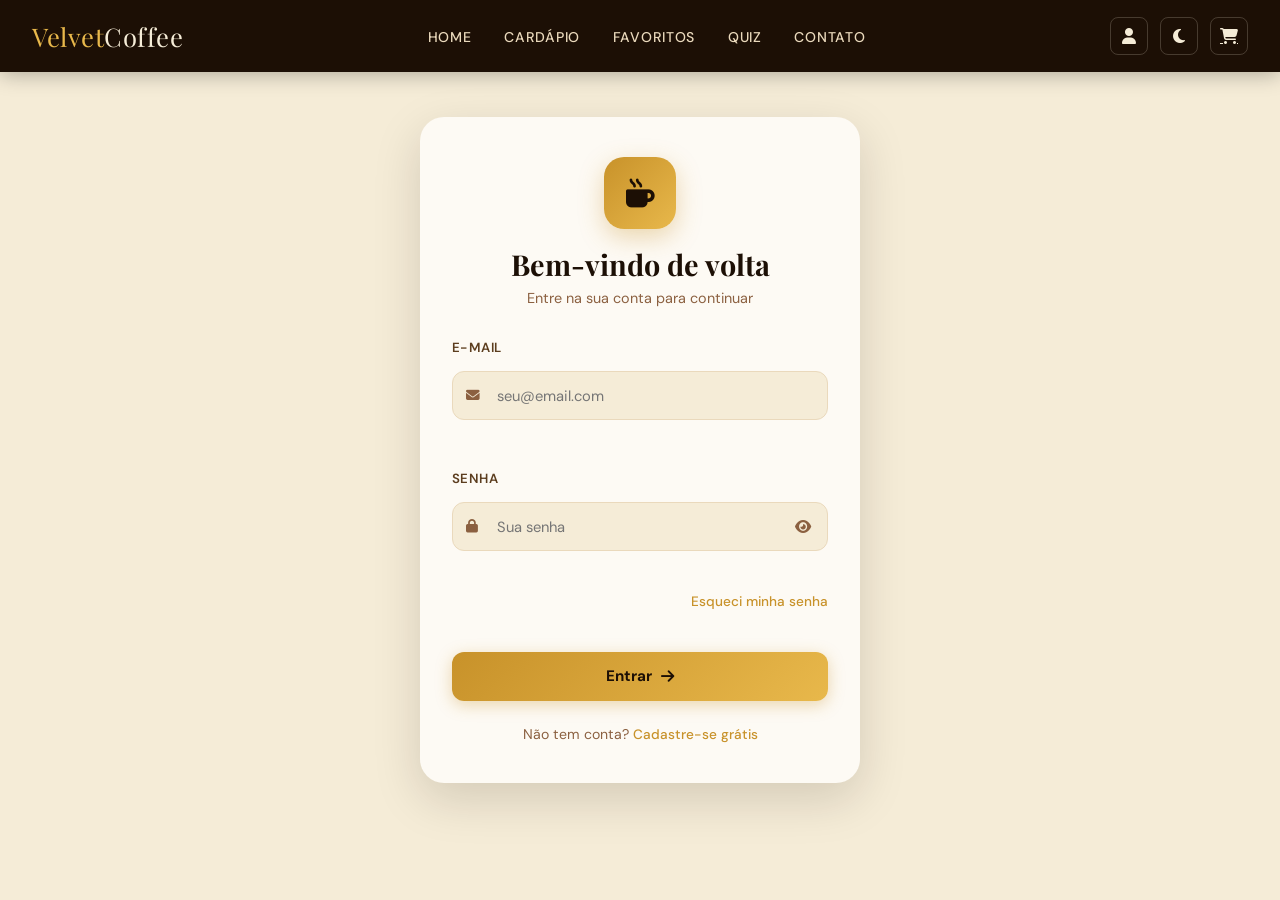
<file: pages/login.html>
<!DOCTYPE html>
<html lang="pt-BR" data-theme="light">
<head>
    <meta charset="UTF-8">
    <meta name="viewport" content="width=device-width, initial-scale=1.0">
    <title>Login | Velvet Coffee</title>
    <meta name="description" content="Entre na sua conta Velvet Coffee para favoritar cafés, acompanhar pedidos e muito mais.">
    <link rel="stylesheet" href="https://cdnjs.cloudflare.com/ajax/libs/font-awesome/6.7.2/css/all.min.css">
    <link rel="stylesheet" href="../css/style.css">
    <link rel="stylesheet" href="../css/auth.css">
    <link rel="icon" href="../img/logo-velvet.png" type="image/png">
</head>
<body>

    <header>
        <button class="menu-mobile" id="menuMobile">
            <i class="fa-solid fa-bars"></i>
        </button>
       <nav>
            <a href="../index.html" class="nav-logo">Velvet<span>Coffee</span></a>
            <ul class="nav-links" id="nav-links">
                <li><a href="../index.html">Home</a></li>
                <li><a href="../pages/cardapio.html">Cardápio</a></li>
                <li><a href="../pages/favoritos.html">Favoritos</a></li>
                <li><a href="../pages/quiz.html">Quiz</a></li>
                <li><a href="../pages/contato.html">Contato</a></li>
            </ul>
            <div class="nav-actions">
                <div class="mobile-only">
                    <a class="btn-icon" href="../pages/login.html">
                        <i class="fa-solid fa-user"></i>
                    </a>
                </div>  

                <button class="btn-icon" id="themeToggle">
                    <i class="fa-solid fa-moon"></i>
                </button>
               
                <a class="btn-icon" href="../pages/carrinho.html">
                    <i class="fa-solid fa-cart-shopping"></i>
                </a>
            </div>
        </nav>
    </header>

    <main class="page auth-page">
        <div class="auth-container">

            <div class="auth-brand">
                <div class="auth-logo-icon">
                    <i class="fa-solid fa-mug-hot"></i>
                </div>
                <h1>Bem-vindo de volta</h1>
                <p>Entre na sua conta para continuar</p>
            </div>

            <form class="auth-form" id="loginForm" novalidate>

                <div class="form-group">
                    <label for="loginEmail">E-mail</label>
                    <div class="input-wrap">
                        <i class="fa-solid fa-envelope input-icon"></i>
                        <input
                            type="email"
                            id="loginEmail"
                            placeholder="seu@email.com"
                            autocomplete="email"
                        >
                    </div>
                    <span class="field-error" id="emailError"></span>
                </div>

                <div class="form-group">
                    <label for="loginSenha">Senha</label>
                    <div class="input-wrap">
                        <i class="fa-solid fa-lock input-icon"></i>
                        <input
                            type="password"
                            id="loginSenha"
                            placeholder="Sua senha"
                            autocomplete="current-password"
                        >
                        <button type="button" class="btn-toggle-pass" id="toggleSenha">
                            <i class="fa-solid fa-eye"></i>
                        </button>
                    </div>
                    <span class="field-error" id="senhaError"></span>
                </div>

                <div class="auth-links-row">
                    <a href="../pages/esqueci-senha.html" class="auth-link">Esqueci minha senha</a>
                </div>

                <span class="form-error" id="loginError"></span>

                <button type="submit" class="btn-auth" id="btnLogin">
                    <span>Entrar</span>
                    <i class="fa-solid fa-arrow-right"></i>
                </button>

            </form>

            <p class="auth-switch">
                Não tem conta?
                <a href="../pages/cadastro.html" class="auth-link">Cadastre-se grátis</a>
            </p>

        </div>
    </main>

    <script src="../js/main.js"></script>
    <script src="../js/auth.js"></script>
    <script src="../js/login.js"></script>
</body>
</html>
</file>
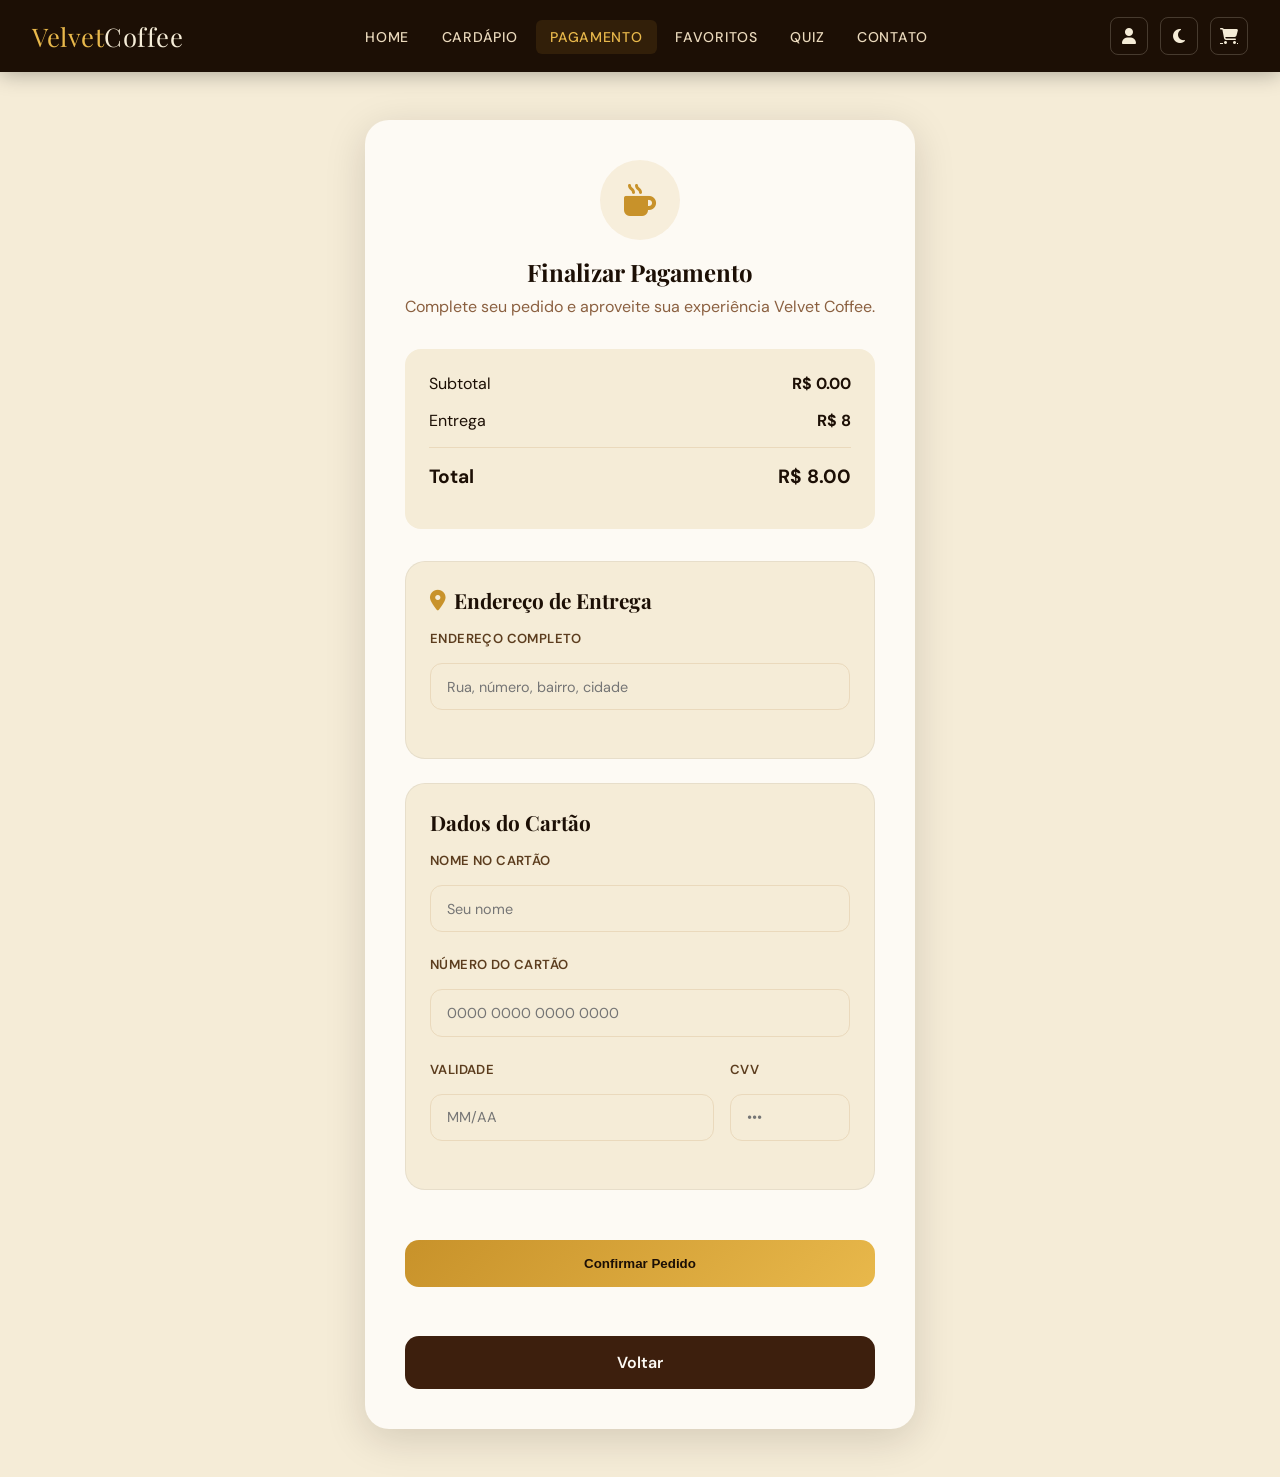
<file: pages/pagamento.html>
<!DOCTYPE html>
<html lang="pt-BR" data-theme="light">

<head>
    <meta charset="UTF-8">
    <meta name="viewport" content="width=device-width, initial-scale=1.0">
    <title>Pagamento | Velvet Coffee</title>
    <link rel="stylesheet" href="https://cdnjs.cloudflare.com/ajax/libs/font-awesome/6.7.2/css/all.min.css">
    <link rel="icon" href="../img/logo-velvet.png" type="image/png">
    <link rel="stylesheet" href="../css/style.css">
    <link rel="stylesheet" href="../css/pagamento.css">
    <link rel="stylesheet" href="../css/auth.css">
</head>

<body>

    <header>
        <button class="menu-mobile" id="menuMobile">
            <i class="fa-solid fa-bars"></i>
        </button>
        <nav>
            <a href="../index.html" class="nav-logo">Velvet<span>Coffee</span></a>
            <ul class="nav-links" id="nav-links">
                <li><a href="../index.html">Home</a></li>
                <li><a href="../pages/cardapio.html">Cardápio</a></li>
                <li><a href="../pages/pagamento.html" class="active">Pagamento</a></li>
                <!-- <li><a href="../pages/carrinho.html">Carrinho</a></li> -->
                <li><a href="../pages/favoritos.html">Favoritos</a></li>
                <li><a href="../pages/quiz.html">Quiz</a></li>
                <li><a href="../pages/contato.html">Contato</a></li>
            </ul>
            <div class="nav-actions">
                <div class="mobile-only">
                    <a class="btn-icon" href="../pages/login.html">
                        <i class="fa-solid fa-user"></i>
                    </a>
                </div>  

                <button class="btn-icon" id="themeToggle">
                    <i class="fa-solid fa-moon"></i>
                </button>
               
                <a class="btn-icon" href="../pages/carrinho.html">
                    <i class="fa-solid fa-cart-shopping"></i>
                </a>
            </div>
        </nav>
    </header>

    <main class="page">

        <section class="payment-section">

            <div class="payment-card">

             
                <div class="payment-header">
                    <div class="payment-icon">
                        <i class="fa-solid fa-mug-hot"></i>
                    </div>
                    <h1>Finalizar Pagamento</h1>
                    <p>Complete seu pedido e aproveite sua experiência Velvet Coffee.</p>
                </div>

           
                <div class="payment-summary">
                    <div class="summary-row">
                        <span>Subtotal</span>
                        <strong id="subtotalValue">R$ 0</strong>
                    </div>
                    <div class="summary-row">
                        <span>Entrega</span>
                        <strong>R$ 8</strong>
                    </div>
                    <div class="summary-row" id="payRowDesconto" style="display:none;">
                        <span>Cupom <span id="payCupomNome" class="cupom-badge"></span></span>
                        <strong id="payDescontoValue" class="desconto-value">- R$ 0</strong>
                    </div>
                    <div class="summary-total">
                        <span>Total</span>
                        <strong id="totalValue">R$ 0</strong>
                    </div>
                </div>

             
                <form class="payment-form" id="paymentForm">

                    <div class="payment-method-box" id="addressSection">
                        <h3><i class="fa-solid fa-location-dot"></i> Endereço de Entrega</h3>

                    
                        <div id="enderecoSalvoArea" style="display:none;">
                            <div class="saved-data-card" id="enderecoSalvoCard">
                                <div class="saved-data-info" id="enderecoSalvoInfo"></div>
                                <button type="button" class="btn-change-saved" id="btnTrocarEndereco">
                                    Trocar
                                </button>
                            </div>
                        </div>

                   
                        <div id="enderecoInputArea">
                            <div class="form-group">
                                <label for="enderecoInput">Endereço completo</label>
                                <input type="text" id="enderecoInput" placeholder="Rua, número, bairro, cidade">
                            </div>
                        </div>
                    </div>

                
                    <div id="pixSection" class="payment-method-box" style="display:none;">
                        <h3>Pagamento via PIX</h3>
                        <img src="../img/scan_me_qr_code.jpg" class="pix-image">
                        <p>Escaneie o QR Code para pagar.</p>
                    </div>

                  
                    <div id="cardSection" class="payment-method-box" style="display:none;">
                        <h3>Dados do Cartão</h3>

                 
                        <div id="cartoesArea" style="display:none;">
                            <p class="card-area-label">Cartões salvos:</p>
                            <div id="cartoesList"></div>

                            <button type="button" class="btn-add-new" id="btnNovoCartao">
                                <i class="fa-solid fa-plus"></i> Usar novo cartão
                            </button>
                        </div>

                        <div id="novoCartaoArea">
                            <div class="form-group">
                                <label>Nome no cartão</label>
                                <input type="text" id="cardNome" placeholder="Seu nome">
                            </div>
                            <div class="form-group">
                                <label>Número do cartão</label>
                                <input type="text" id="cardNumero" placeholder="0000 0000 0000 0000" maxlength="19">
                            </div>
                            <div class="form-row">
                                <div class="form-group">
                                    <label>Validade</label>
                                    <input type="text" id="cardValidade" placeholder="MM/AA" maxlength="5">
                                </div>
                                <div class="form-group">
                                    <label>CVV</label>
                                    <input type="password" id="cardCvv" placeholder="•••" maxlength="3">
                                </div>
                            </div>

                          
                            <div id="salvarCartaoWrap" style="display:none;">
                                <label class="check-wrap">
                                    <input type="checkbox" id="checkSalvarCartao">
                                    <span>Salvar cartão para compras futuras</span>
                                </label>
                            </div>

                     
                            <button type="button" class="btn-add-new" id="btnVerSalvos" style="display:none; margin-top:0.75rem;">
                                <i class="fa-solid fa-arrow-left"></i> Ver cartões salvos
                            </button>
                        </div>
                    </div>

                    <div id="cashSection" class="payment-method-box" style="display:none;">
                        <h3>Pagamento em Dinheiro</h3>
                        <p>Seu pedido será pago na entrega ☕</p>
                        <div class="order-progress">
                            <div class="progress-step active">Pedido confirmado</div>
                            <div class="progress-step">Preparando café</div>
                            <div class="progress-step">Saiu para entrega</div>
                        </div>
                    </div>

                    <span class="form-error" id="paymentError"></span>

                    <button type="submit" class="btn-payment">
                        Confirmar Pedido
                    </button>

                    <a href="../pages/carrinho.html" class="btn-back-home">
                        Voltar
                    </a>

                </form>

           
                <div class="payment-success" id="paymentSuccess">
                    <div class="success-icon">
                        <i class="fa-solid fa-circle-check"></i>
                    </div>
                    <h2>Pedido Confirmado!</h2>
                    <p>Seu café já está sendo preparado ☕✨</p>

                    <div class="pedido-codigo-box">
                        Código do Pedido: <strong id="codigoPedidoDisplay">--</strong>
                    </div>

                    <p class="pedido-codigo-hint">
                        Guarde este código para acompanhar ou solicitar reembolso.
                    </p>

                    <div style="display:flex; gap:1rem; flex-wrap:wrap; justify-content:center; margin-top:1.5rem;">
                        <a href="../index.html" class="btn-back-home">Voltar para Home</a>
                        <a href="../pages/perfil.html?tab=historico" class="btn-back-home" style="background:var(--gold); color:var(--brown-deep);">
                            Ver Histórico
                        </a>
                    </div>
                </div>

            </div>

        </section>

    </main>

    <script src="../js/main.js"></script>
    <script src="../js/auth.js"></script>
    <script src="../js/pagamentos.js"></script>

</body>
</html>
</file>
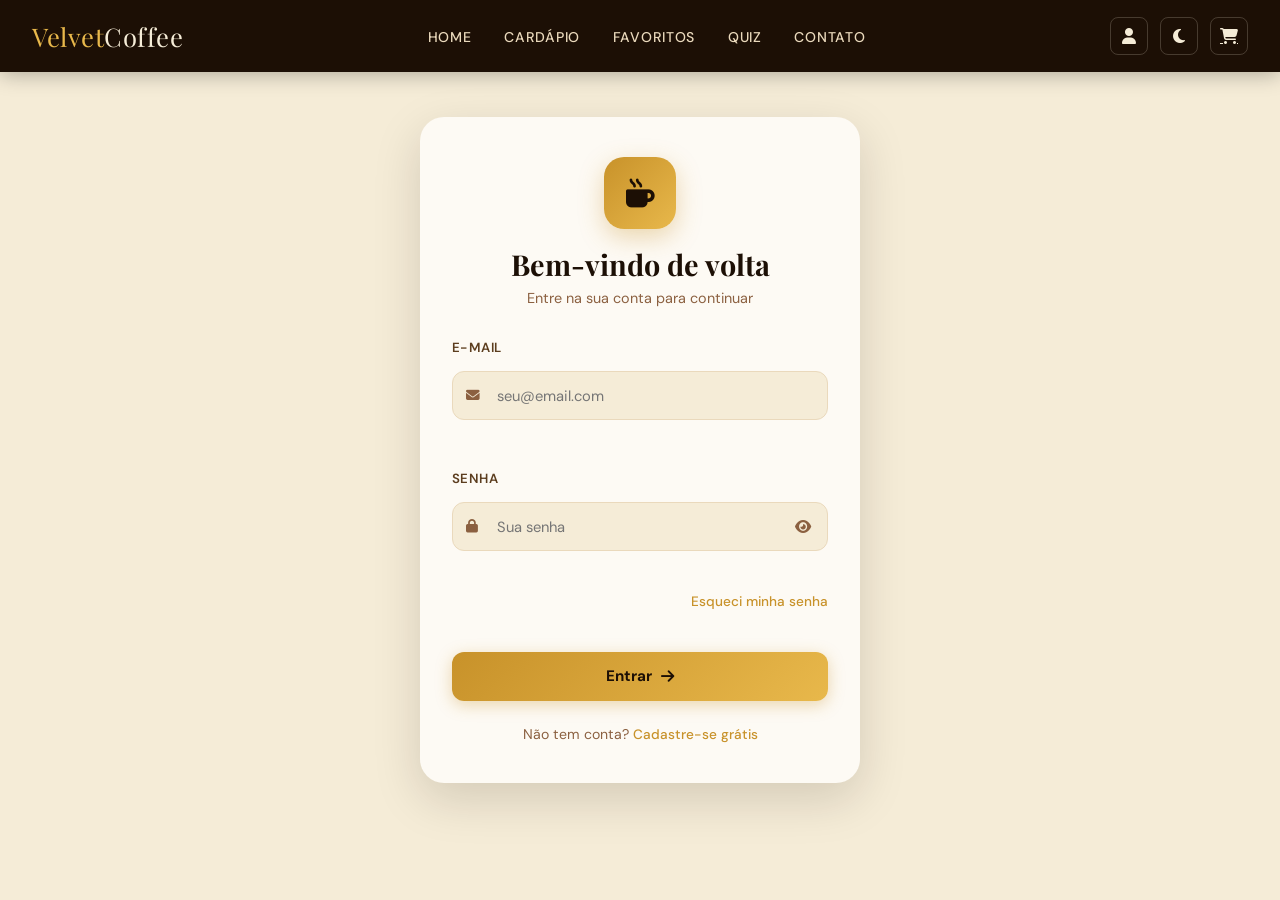
<file: pages/perfil.html>
<!DOCTYPE html>
<html lang="pt-BR" data-theme="light">
<head>
    <meta charset="UTF-8">
    <meta name="viewport" content="width=device-width, initial-scale=1.0">
    <title>Meu Perfil | Velvet Coffee</title>
    <meta name="description" content="Gerencie seus dados pessoais, cartões salvos e histórico de pedidos na Velvet Coffee.">
    <link rel="stylesheet" href="https://cdnjs.cloudflare.com/ajax/libs/font-awesome/6.7.2/css/all.min.css">
    <link rel="stylesheet" href="../css/style.css">
    <link rel="stylesheet" href="../css/auth.css">
    <link rel="icon" href="../img/logo-velvet.png" type="image/png">
</head>
<body>

    <header>
        <button class="menu-mobile" id="menuMobile">
            <i class="fa-solid fa-bars"></i>
        </button>
        <nav>
            <a href="../index.html" class="nav-logo">Velvet<span>Coffee</span></a>
            <ul class="nav-links" id="nav-links">
                <li><a href="../index.html">Home</a></li>
                <li><a href="../pages/cardapio.html">Cardápio</a></li>
                <li><a href="../pages/favoritos.html">Favoritos</a></li>
                <li><a href="../pages/quiz.html">Quiz</a></li>
                <li><a href="../pages/contato.html">Contato</a></li>
            </ul>
            <div class="nav-actions">
                <div class="mobile-only">
                    <a class="btn-icon" href="../pages/login.html">
                        <i class="fa-solid fa-user"></i>
                    </a>
                </div>  

                <button class="btn-icon" id="themeToggle">
                    <i class="fa-solid fa-moon"></i>
                </button>
               
                <a class="btn-icon" href="../pages/carrinho.html">
                    <i class="fa-solid fa-cart-shopping"></i>
                </a>
            </div>
        </nav>
    </header>

    <main class="page">
        <section class="section">
            <div class="container">

                <div class="section-header">
                    <h1 class="section-title">Meu Perfil</h1>
                    <div class="section-divider"></div>
                    <p class="section-sub" id="perfilSaudacao">Olá! Gerencie seus dados aqui.</p>
                </div>

                <div class="perfil-tabs">
                    <button class="perfil-tab active" data-tab="dados" id="tabDados">
                        <i class="fa-solid fa-user"></i> Dados Pessoais
                    </button>
                    <button class="perfil-tab" data-tab="pagamentos" id="tabPagamentos">
                        <i class="fa-solid fa-credit-card"></i> Pagamentos
                    </button>
                    <button class="perfil-tab" data-tab="historico" id="tabHistorico">
                        <i class="fa-solid fa-clock-rotate-left"></i> Histórico
                    </button>
                </div>

                <div class="perfil-panel active" id="panelDados">
                    <div class="perfil-card">
                        <h2 class="perfil-card-title">
                            <i class="fa-solid fa-id-card"></i> Informações Pessoais
                        </h2>
                        <form id="formDados">
                            <div class="form-row">
                                <div class="form-group">
                                    <label for="pNome">Nome completo</label>
                                    <div class="input-wrap">
                                        <i class="fa-solid fa-user input-icon"></i>
                                        <input type="text" id="pNome" placeholder="Seu nome">
                                    </div>
                                </div>
                                <div class="form-group">
                                    <label for="pEmail">E-mail</label>
                                    <div class="input-wrap">
                                        <i class="fa-solid fa-envelope input-icon"></i>
                                        <input type="email" id="pEmail" readonly>
                                    </div>
                                </div>
                            </div>
                            <div class="form-group">
                                <label for="pTelefone">Telefone</label>
                                <div class="input-wrap">
                                    <i class="fa-solid fa-phone input-icon"></i>
                                    <input type="tel" id="pTelefone" placeholder="(11) 99999-9999">
                                </div>
                            </div>

                            <div class="perfil-section-divider">
                                <span>Endereço de Entrega</span>
                            </div>

                            <div class="form-row">
                                <div class="form-group">
                                    <label for="pCep">CEP</label>
                                    <div class="input-wrap">
                                        <i class="fa-solid fa-location-dot input-icon"></i>
                                        <input type="text" id="pCep" placeholder="00000-000">
                                    </div>
                                </div>
                                <div class="form-group">
                                    <label for="pEstado">Estado</label>
                                    <div class="input-wrap">
                                        <i class="fa-solid fa-map input-icon"></i>
                                        <input type="text" id="pEstado" placeholder="SP">
                                    </div>
                                </div>
                            </div>
                            <div class="form-row">
                                <div class="form-group">
                                    <label for="pCidade">Cidade</label>
                                    <div class="input-wrap">
                                        <i class="fa-solid fa-city input-icon"></i>
                                        <input type="text" id="pCidade" placeholder="São Paulo">
                                    </div>
                                </div>
                                <div class="form-group">
                                    <label for="pBairro">Bairro</label>
                                    <div class="input-wrap">
                                        <i class="fa-solid fa-map-pin input-icon"></i>
                                        <input type="text" id="pBairro" placeholder="Centro">
                                    </div>
                                </div>
                            </div>
                            <div class="form-row">
                                <div class="form-group">
                                    <label for="pRua">Rua / Avenida</label>
                                    <div class="input-wrap">
                                        <i class="fa-solid fa-road input-icon"></i>
                                        <input type="text" id="pRua" placeholder="Rua das Flores">
                                    </div>
                                </div>
                                <div class="form-group">
                                    <label for="pNumero">Número</label>
                                    <div class="input-wrap">
                                        <i class="fa-solid fa-hashtag input-icon"></i>
                                        <input type="text" id="pNumero" placeholder="123">
                                    </div>
                                </div>
                            </div>
                            <div class="form-group">
                                <label for="pComplemento">Complemento</label>
                                <div class="input-wrap">
                                    <i class="fa-solid fa-building input-icon"></i>
                                    <input type="text" id="pComplemento" placeholder="Apto 45, Bloco B">
                                </div>
                            </div>

                            <button type="submit" class="btn-auth" style="margin-top:1rem;">
                                <span>Salvar Dados</span>
                                <i class="fa-solid fa-floppy-disk"></i>
                            </button>
                        </form>
                    </div>

                    <div class="perfil-card" style="margin-top: 1.5rem;">
                        <h2 class="perfil-card-title">
                            <i class="fa-solid fa-lock"></i> Segurança
                        </h2>
                        <form id="formSenha">
                            <div class="form-group">
                                <label for="senhaAtual">Senha atual</label>
                                <div class="input-wrap">
                                    <i class="fa-solid fa-lock input-icon"></i>
                                    <input type="password" id="senhaAtual" placeholder="Sua senha atual">
                                    <button type="button" class="btn-toggle-pass" id="btnToggleSenhaAtual">
                                        <i class="fa-solid fa-eye"></i>
                                    </button>
                                </div>
                                <span class="field-error" id="senhaAtualError"></span>
                            </div>
                            <div class="form-group">
                                <label for="senhaNova">Nova senha</label>
                                <div class="input-wrap">
                                    <i class="fa-solid fa-key input-icon"></i>
                                    <input type="password" id="senhaNova" placeholder="Mínimo 6 caracteres">
                                    <button type="button" class="btn-toggle-pass" id="btnToggleSenhaNova">
                                        <i class="fa-solid fa-eye"></i>
                                    </button>
                                </div>
                                <span class="field-error" id="senhaNovaError"></span>
                            </div>
                            <div class="form-group">
                                <label for="senhaConfirmar">Confirmar nova senha</label>
                                <div class="input-wrap">
                                    <i class="fa-solid fa-key input-icon"></i>
                                    <input type="password" id="senhaConfirmar" placeholder="Repita a nova senha">
                                    <button type="button" class="btn-toggle-pass" id="btnToggleSenhaConfirmar">
                                        <i class="fa-solid fa-eye"></i>
                                    </button>
                                </div>
                                <span class="field-error" id="senhaConfirmarError"></span>
                            </div>
                            <span class="form-error" id="senhaFormError"></span>
                            <button type="submit" class="btn-auth btn-auth--outline" style="margin-top:1rem;">
                                <span>Alterar Senha</span>
                                <i class="fa-solid fa-shield-halved"></i>
                            </button>
                        </form>
                    </div>
                </div>

                <div class="perfil-panel" id="panelPagamentos">
                    <div class="perfil-card">
                        <h2 class="perfil-card-title">
                            <i class="fa-solid fa-credit-card"></i> Cartões Salvos
                        </h2>
                        <div id="listaCartoes">
                        </div>

                        <div class="perfil-section-divider">
                            <span>Adicionar Novo Cartão</span>
                        </div>

                        <form id="formCartao">
                            <div class="card-preview" id="cardPreview">
                                <div class="card-preview-chip"><i class="fa-solid fa-microchip"></i></div>
                                <div class="card-preview-number" id="prevNumero">•••• •••• •••• ••••</div>
                                <div class="card-preview-footer">
                                    <div>
                                        <div class="card-preview-label">Titular</div>
                                        <div class="card-preview-name" id="prevNome">SEU NOME</div>
                                    </div>
                                    <div>
                                        <div class="card-preview-label">Validade</div>
                                        <div class="card-preview-val" id="prevValidade">MM/AA</div>
                                    </div>
                                </div>
                            </div>

                            <div class="form-group">
                                <label for="cartaoNome">Nome no cartão</label>
                                <div class="input-wrap">
                                    <i class="fa-solid fa-user input-icon"></i>
                                    <input type="text" id="cartaoNome" placeholder="Como está no cartão" maxlength="26">
                                </div>
                            </div>
                            <div class="form-group">
                                <label for="cartaoNumero">Número do cartão</label>
                                <div class="input-wrap">
                                    <i class="fa-solid fa-credit-card input-icon"></i>
                                    <input type="text" id="cartaoNumero" placeholder="0000 0000 0000 0000" maxlength="19">
                                </div>
                            </div>
                            <div class="form-row">
                                <div class="form-group">
                                    <label for="cartaoValidade">Validade</label>
                                    <div class="input-wrap">
                                        <i class="fa-solid fa-calendar input-icon"></i>
                                        <input type="text" id="cartaoValidade" placeholder="MM/AA" maxlength="5">
                                    </div>
                                </div>
                                <div class="form-group">
                                    <label for="cartaoCvv">CVV</label>
                                    <div class="input-wrap">
                                        <i class="fa-solid fa-shield input-icon"></i>
                                        <input type="password" id="cartaoCvv" placeholder="•••" maxlength="3">
                                    </div>
                                </div>
                            </div>
                            <span class="form-error" id="cartaoError"></span>
                            <button type="submit" class="btn-auth" style="margin-top:1rem;">
                                <span>Salvar Cartão</span>
                                <i class="fa-solid fa-plus"></i>
                            </button>
                        </form>
                    </div>
                </div>

                <div class="perfil-panel" id="panelHistorico">
                    <div class="perfil-card">
                        <h2 class="perfil-card-title">
                            <i class="fa-solid fa-clock-rotate-left"></i> Histórico de Pedidos
                        </h2>
                        <div id="listaHistorico">
                        </div>
                    </div>
                </div>

            </div>
        </section>
    </main>

    <div id="toast-container"></div>

    <script src="../js/main.js"></script>
    <script src="../js/auth.js"></script>
    <script src="../js/perfil.js"></script>
</body>
</html>
</file>
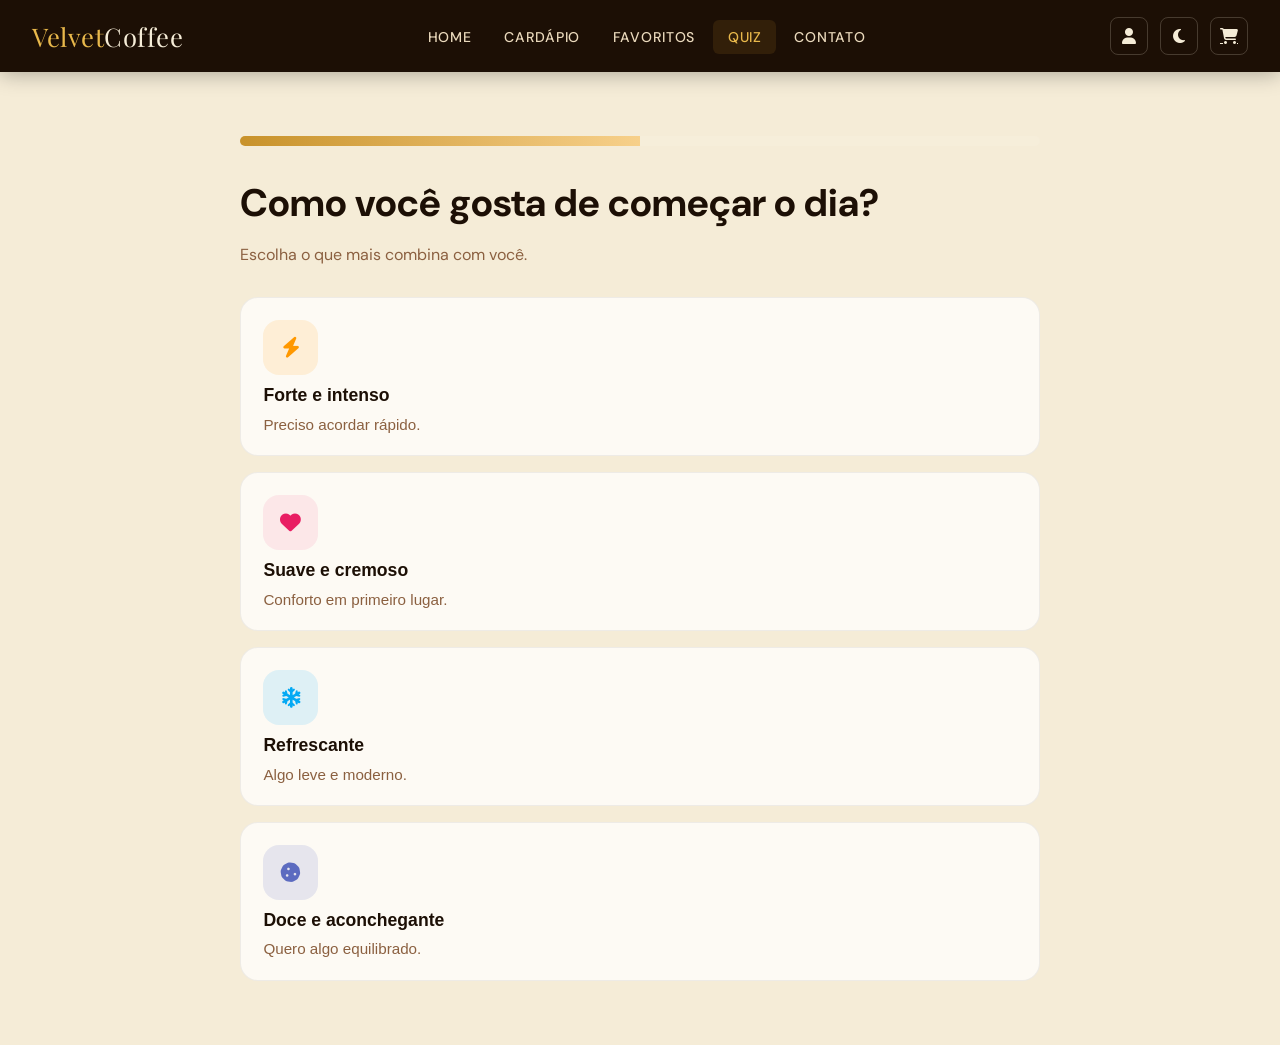
<file: pages/quiz.html>
<!DOCTYPE html>
<html lang="pt-BR">

<head>
    <meta charset="UTF-8">
    <meta name="viewport" content="width=device-width, initial-scale=1.0">
    <title>Quiz | Velvet Coffee</title>
    <link rel="stylesheet" href="https://cdnjs.cloudflare.com/ajax/libs/font-awesome/6.7.2/css/all.min.css">
    <link rel="stylesheet" href="../css/style.css">
    <link rel="stylesheet" href="../css/auth.css">
    <link rel="icon" href="../img/logo-velvet.png" type="image/png">
</head>

<body>

     <header class="header">
         <button class="menu-mobile" id="menuMobile">
            <i class="fa-solid fa-bars"></i>
        </button>
        

        <nav>
            <a href="../index.html" class="nav-logo">Velvet<span>Coffee</span></a>
            <ul class="nav-links" id="nav-links">
                <li><a href="../index.html">Home</a></li>
                <li><a href="../pages/cardapio.html">Cardápio</a></li>
                <li><a href="../pages/favoritos.html">Favoritos</a></li>
                <li><a href="../pages/quiz.html" class="active">Quiz</a></li>
                <li><a href="../pages/contato.html">Contato</a></li>
            </ul>
            <div class="nav-actions">
                <div class="mobile-only">
                    <a class="btn-icon" href="../pages/login.html">
                        <i class="fa-solid fa-user"></i>
                    </a>
                </div>  

                <button class="btn-icon" id="themeToggle">
                    <i class="fa-solid fa-moon"></i>
                </button>
                
                <a class="btn-icon" href="../pages/carrinho.html">
                    <i class="fa-solid fa-cart-shopping"></i>
                </a>
            </div>
        </nav>

    </header>

    <main class="page">

        <section class="section">

            <div class="container">

                <div class="quiz-wrap">

                    <div class="quiz-progress">
                        <div class="quiz-progress-bar"></div>
                    </div>

                    <h1 class="quiz-question">
                        Qual tipo de café combina com sua personalidade?
                    </h1>

                    <p class="quiz-sub">
                        Escolha a opção que mais combina com você.
                    </p>

                    <div class="quiz-options">                        
                    </div>

                </div>

            </div>

        </section>

    </main>

<script src="../js/main.js"></script>
<script src="../js/quiz.js"></script>
<script src="../js/auth.js"></script>
</body>

</html>
</file>
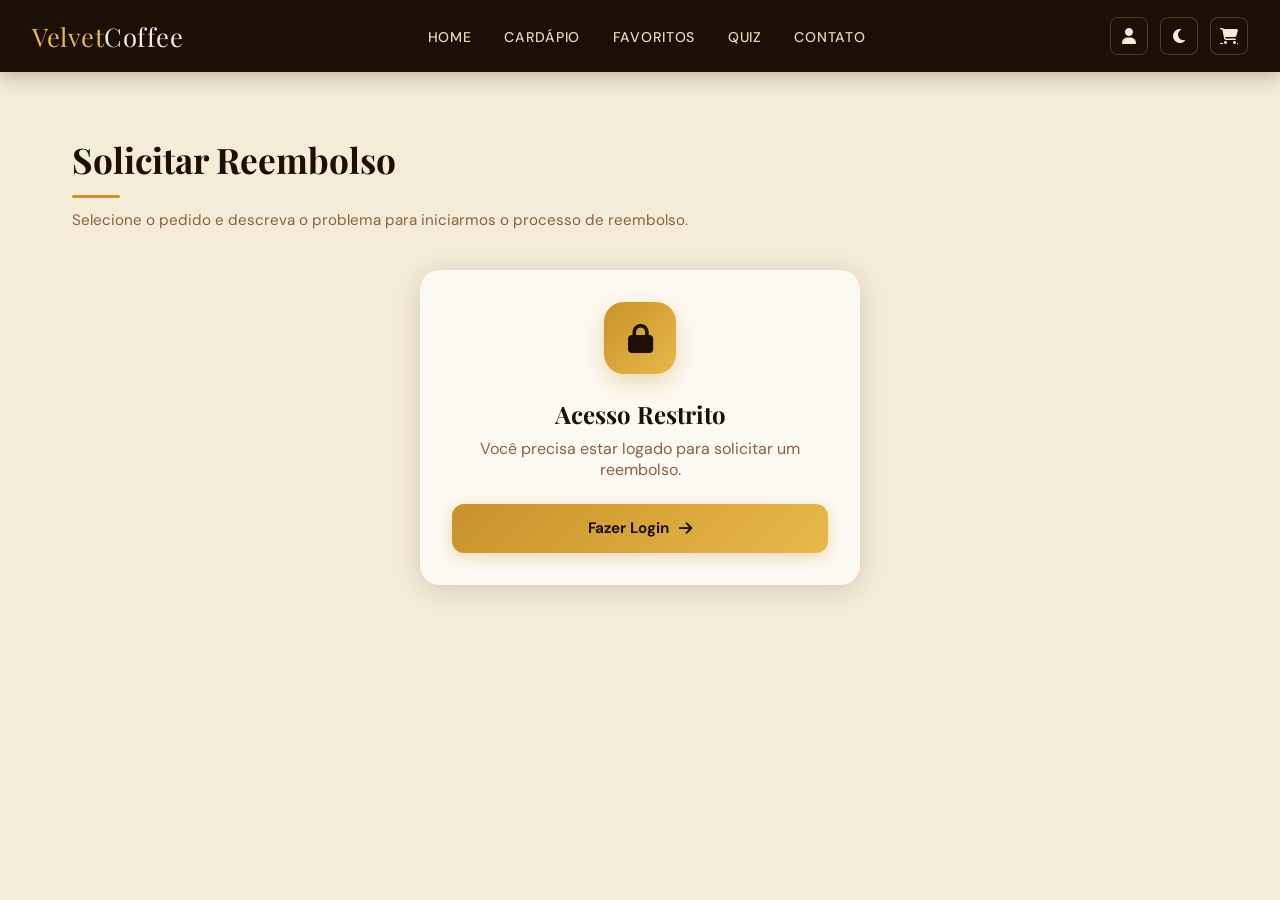
<file: pages/reembolso.html>
<!DOCTYPE html>
<html lang="pt-BR" data-theme="light">
<head>
    <meta charset="UTF-8">
    <meta name="viewport" content="width=device-width, initial-scale=1.0">
    <title>Reembolso | Velvet Coffee</title>
    <meta name="description" content="Solicite o reembolso de um pedido Velvet Coffee.">
    <link rel="stylesheet" href="https://cdnjs.cloudflare.com/ajax/libs/font-awesome/6.7.2/css/all.min.css">
    <link rel="stylesheet" href="../css/style.css">
    <link rel="stylesheet" href="../css/auth.css">
    <link rel="icon" href="../img/logo-velvet.png" type="image/png">
</head>
<body>

    <header>
        <button class="menu-mobile" id="menuMobile">
            <i class="fa-solid fa-bars"></i>
        </button>
        <nav>
            <a href="../index.html" class="nav-logo">Velvet<span>Coffee</span></a>
            <ul class="nav-links" id="nav-links">
                <li><a href="../index.html">Home</a></li>
                <li><a href="../pages/cardapio.html">Cardápio</a></li>
                <li><a href="../pages/favoritos.html">Favoritos</a></li>
                <li><a href="../pages/quiz.html">Quiz</a></li>
                <li><a href="../pages/contato.html">Contato</a></li>
            </ul>
            <div class="nav-actions">
                <div class="mobile-only">
                    <a class="btn-icon" href="../pages/login.html">
                        <i class="fa-solid fa-user"></i>
                    </a>
                </div>  

                <button class="btn-icon" id="themeToggle">
                    <i class="fa-solid fa-moon"></i>
                </button>
             
                <a class="btn-icon" href="../pages/carrinho.html">
                    <i class="fa-solid fa-cart-shopping"></i>
                </a>
            </div>
        </nav>
    </header>

    <main class="page">
        <section class="section">
            <div class="container">

                <div class="section-header">
                    <h1 class="section-title">Solicitar Reembolso</h1>
                    <div class="section-divider"></div>
                    <p class="section-sub">Selecione o pedido e descreva o problema para iniciarmos o processo de reembolso.</p>
                </div>

                <div class="reembolso-wrap" id="reembolsoWrap">
                    <div class="perfil-card">

                        <form id="reembolsoForm">

                            <div class="form-group">
                                <label for="pedidoSelect">Código do Pedido</label>
                                <div class="input-wrap">
                                    <i class="fa-solid fa-receipt input-icon"></i>
                                    <select id="pedidoSelect" class="input-select">
                                        <option value="">Selecione um pedido...</option>
                                    </select>
                                </div>
                            </div>

                            <div class="pedido-detalhe" id="pedidoDetalhe" style="display:none;"></div>

                            <div class="form-group">
                                <label for="motivoSelect">Motivo do Reembolso</label>
                                <div class="input-wrap">
                                    <i class="fa-solid fa-circle-exclamation input-icon"></i>
                                    <select id="motivoSelect" class="input-select">
                                        <option value="">Selecione o motivo...</option>
                                        <option value="defeito">Produto com defeito</option>
                                        <option value="incorreto">Pedido incorreto</option>
                                        <option value="nao-recebi">Não recebi o pedido</option>
                                        <option value="arrependimento">Arrependimento de compra</option>
                                        <option value="outro">Outro</option>
                                    </select>
                                </div>
                            </div>

                            <div class="form-group">
                                <label for="descricaoProblema">Descrição do problema</label>
                                <textarea
                                    id="descricaoProblema"
                                    rows="5"
                                    placeholder="Descreva com detalhes o que aconteceu com seu pedido..."
                                    class="input-textarea"
                                ></textarea>
                            </div>

                            <span class="form-error" id="reembolsoError"></span>

                            <button type="submit" class="btn-auth">
                                <span>Enviar Solicitação</span>
                                <i class="fa-solid fa-paper-plane"></i>
                            </button>

                        </form>

                    </div>
                </div>

                <div class="reembolso-sucesso" id="reembolsoSucesso" style="display:none;">
                    <div class="perfil-card" style="text-align:center;">
                        <div class="auth-logo-icon auth-logo-icon--success" style="margin:0 auto 1.5rem;">
                            <i class="fa-solid fa-circle-check"></i>
                        </div>
                        <h2 style="font-family:'Playfair Display',serif; margin-bottom:0.5rem;">Solicitação Enviada!</h2>
                        <p style="color:var(--text-light); margin-bottom:1.5rem;">Seu reembolso está sendo analisado.</p>
                        <div class="protocolo-box">
                            Protocolo: <strong id="protocoloNumero"></strong>
                        </div>
                        <p style="color:var(--text-light); font-size:0.85rem; margin-top:1rem;">
                            Guarde este número de protocolo para acompanhar sua solicitação.
                        </p>
                        <div style="margin-top:2rem; display:flex; gap:1rem; justify-content:center; flex-wrap:wrap;">
                            <a href="../pages/perfil.html" class="btn-auth" style="text-decoration:none;">
                                <span>Ver Histórico</span>
                                <i class="fa-solid fa-clock-rotate-left"></i>
                            </a>
                            <a href="../index.html" class="btn-auth btn-auth--outline" style="text-decoration:none;">
                                <span>Voltar ao Início</span>
                                <i class="fa-solid fa-house"></i>
                            </a>
                        </div>
                    </div>
                </div>

                <div class="reembolso-login" id="reembolsoLogin" style="display:none;">
                    <div class="perfil-card" style="text-align:center;">
                        <div class="auth-logo-icon" style="margin:0 auto 1.5rem;">
                            <i class="fa-solid fa-lock"></i>
                        </div>
                        <h2 style="font-family:'Playfair Display',serif; margin-bottom:0.5rem;">Acesso Restrito</h2>
                        <p style="color:var(--text-light); margin-bottom:1.5rem;">Você precisa estar logado para solicitar um reembolso.</p>
                        <a href="../pages/login.html" class="btn-auth" style="text-decoration:none; display:inline-flex;">
                            <span>Fazer Login</span>
                            <i class="fa-solid fa-arrow-right"></i>
                        </a>
                    </div>
                </div>

            </div>
        </section>
    </main>

    <div id="toast-container"></div>

    <script src="../js/main.js"></script>
    <script src="../js/auth.js"></script>
    <script src="../js/reembolso.js"></script>
</body>
</html>
</file>
<file: css/style.css>
@import url('https://fonts.googleapis.com/css2?family=Playfair+Display:ital,wght@0,400;0,700;0,900;1,400&family=DM+Sans:wght@300;400;500&display=swap');

:root {
  --cream: #F5ECD7;
  --cream-dark: #EAD9BC;
  --brown-deep: #1C0F05;
  --brown-rich: #3D1F0D;
  --brown-mid: #6B3A1F;
  --brown-warm: #A0522D;
  --gold: #C8922A;
  --gold-light: #E8B84B;
  --white: #FDFAF4;
  --text-dark: #1C0F05;
  --text-mid: #5C3D1E;
  --text-light: #8B6040;
  --shadow-warm: rgba(28,15,5,0.15);
  --nav-h: 72px;
  --radius: 12px;
  --transition: 0.3s cubic-bezier(0.4, 0, 0.2, 1);
}

[data-theme="dark"] {
  --cream: #1C0F05;
  --cream-dark: #2A1509;
  --brown-deep: #F5ECD7;
  --brown-rich: #EAD9BC;
  --brown-mid: #C8A87A;
  --brown-warm: #A0522D;
  --white: #502e1c;
  --text-dark: #F5ECD7;
  --text-mid: #C8A87A;
  --text-light: #dfae89;  
  --shadow-warm: rgba(3, 1, 1, 0.4);
}

*, *::before, *::after { box-sizing: border-box; margin: 0; padding: 0; }

html { scroll-behavior: smooth; }

.btn-icon i{
    font-size: 1rem;
}

i{
    pointer-events: none;
}

body {
  font-family: 'DM Sans', sans-serif;
  background: var(--cream);
  color: var(--text-dark);
  min-height: 100vh;
  transition: background var(--transition), color var(--transition);
}

nav {
  position: fixed; top: 0; left: 0; right: 0;
  height: var(--nav-h);
  background: #1c0f05;
  display: flex; align-items: center; justify-content: space-between;
  padding: 0 2rem;
  z-index: 1000;
  box-shadow: 0 2px 20px rgba(0,0,0,0.3);
}

.nav-logo {
  font-family: 'Playfair Display', serif;
  font-size: 1.6rem;
  color: var(--gold-light);
  text-decoration: none;
  letter-spacing: 0.02em;
}
.nav-logo span { color: #f5ecd7; }

.nav-links {
  display: flex; gap: 0.25rem;
  list-style: none;
}

.nav-links a {
  color: #EAD9BC;
  text-decoration: none;
  font-size: 0.88rem;
  font-weight: 500;
  letter-spacing: 0.05em;
  text-transform: uppercase;
  padding: 0.5rem 0.9rem;
  border-radius: 6px;
  transition: all var(--transition);
}
.nav-links a:hover, .nav-links a.active {
  color: var(--gold-light);
  background: rgba(200,146,42,0.12);
}

.nav-actions {
  display: flex; align-items: center; gap: 0.75rem;
}

.btn-icon {
  background: transparent;
  border: 1.5px solid rgba(245,236,215,0.2);
  color: #f5ecd7;
  width: 38px; height: 38px;
  border-radius: 8px;
  cursor: pointer;
  display: flex; align-items: center; justify-content: center;
  font-size: 1.1rem;
  transition: all var(--transition);
  position: relative;
}
.btn-icon:hover { border-color: var(--gold); color: var(--gold-light); }

.badge {
  position: absolute; top: -6px; right: -6px;
  background: var(--gold);
  color: var(--brown-deep);
  font-size: 0.6rem;
  font-weight: 700;
  width: 18px; height: 18px;
  border-radius: 50%;
  display: flex; align-items: center; justify-content: center;
  display: none;
}
.badge.show { display: flex; }


.page { padding-top: var(--nav-h); min-height: 100vh; }
.page-section { display: none; }
.page-section.active { display: block; }


.btn {
  display: inline-flex; align-items: center; gap: 0.5rem;
  padding: 0.75rem 1.75rem;
  border-radius: var(--radius);
  font-family: 'DM Sans', sans-serif;
  font-size: 0.9rem;
  font-weight: 500;
  cursor: pointer;
  transition: all var(--transition);
  border: none;
  text-decoration: none;
}
.btn-primary {
  background: var(--gold);
  color: var(--brown-deep);
  box-shadow: 0 4px 15px rgba(200,146,42,0.35);
}
.btn-primary:hover {
  background: var(--gold-light);
  transform: translateY(-2px);
  box-shadow: 0 8px 25px rgba(200,146,42,0.45);
}
.btn-outline {
  background: transparent;
  color: var(--gold);
  border: 1.5px solid var(--gold);
}
.btn-outline:hover { background: var(--gold); color: var(--brown-deep); }


.section-title {
  font-family: 'Playfair Display', serif;
  font-size: 2.2rem;
  color: var(--text-dark);
  margin-bottom: 0.4rem;
}
.section-sub {
  color: var(--text-light);
  font-size: 0.95rem;
  margin-bottom: 2rem;
}
.section-header { margin-bottom: 2.5rem; }
.section-divider {
  width: 48px; height: 3px;
  background: var(--gold);
  margin: 0.75rem 0;
  border-radius: 2px;
}


.coffee-card {
  background: var(--white);
  border-radius: var(--radius);
  overflow: hidden;
  box-shadow: 0 2px 12px var(--shadow-warm);
  transition: all var(--transition);
  position: relative;
}
.coffee-card:hover {
  transform: translateY(-4px);
  box-shadow: 0 12px 32px var(--shadow-warm);
}
.card-img {
  width: 100%; height: 180px;
  object-fit: cover;
  display: flex; align-items: center; justify-content: center;
  font-size: 3.5rem;
  background: linear-gradient(135deg, var(--brown-rich) 0%, var(--brown-warm) 100%);
}
.card-body { padding: 1.2rem; }
.card-name {
  font-family: 'Playfair Display', serif;
  font-size: 1.15rem;
  color: var(--text-dark);
  margin-bottom: 0.3rem;
}
.card-desc {
  font-size: 0.82rem;
  color: var(--text-light);
  line-height: 1.5;
  margin-bottom: 0.9rem;
}
.card-footer {
  display: flex; align-items: center; justify-content: space-between;
}
.card-price {
  font-family: 'Playfair Display', serif;
  font-size: 1.2rem;
  color: var(--gold);
  font-weight: 700;
}
.card-actions { display: flex; gap: 0.5rem; }

.btn-sm {
  padding: 0.45rem 0.9rem;
  font-size: 0.8rem;
  border-radius: 8px;
}

.btn-fav {
  background: transparent;
  border: 1.5px solid var(--cream-dark);
  color: var(--text-light);
  width: 34px; height: 34px;
  border-radius: 8px;
  cursor: pointer;
  display: flex; align-items: center; justify-content: center;
  font-size: 1rem;
  transition: all var(--transition);
}
.btn-fav.active, .btn-fav:hover { border-color: #e74c3c; color: #e74c3c; }
.btn-fav.active { background: rgba(231,76,60,0.08); }

.tag {
  display: inline-block;
  padding: 0.2rem 0.6rem;
  border-radius: 20px;
  font-size: 0.72rem;
  font-weight: 500;
  letter-spacing: 0.03em;
  text-transform: uppercase;
  margin-bottom: 0.6rem;
}
.tag-espresso { background: rgba(61,31,13,0.12); color: var(--brown-rich); }
.tag-especial { background: rgba(200,146,42,0.15); color: var(--gold); }
.tag-gelado { background: rgba(52,152,219,0.1); color: #2980b9; }
.tag-sem-cafe { background: rgba(46,204,113,0.1); color: #27ae60; }
.tag-lacteo { background: rgba(155,89,182,0.1); color: #8e44ad; }


.cards-grid {
  display: grid;
  grid-template-columns: repeat(auto-fill, minmax(260px, 1fr));
  gap: 1.5rem;
}


.stars { color: var(--gold); font-size: 0.85rem; letter-spacing: 2px; }
.stars-interactive span {
  cursor: pointer; font-size: 1.4rem; transition: color var(--transition);
}
.stars-interactive span:hover, .stars-interactive span.active { color: var(--gold); }
.stars-interactive span { color: var(--cream-dark); }

#toast-container {
  position: fixed; bottom: 2rem; right: 2rem;
  z-index: 9999;
  display: flex; flex-direction: column; gap: 0.75rem;
}
.toast {
  background: var(--brown-deep);
  color: var(--cream);
  padding: 0.85rem 1.4rem;
  border-radius: 10px;
  font-size: 0.88rem;
  border-left: 3px solid var(--gold);
  box-shadow: 0 8px 24px rgba(0,0,0,0.3);
  animation: slideIn 0.3s ease, fadeOut 0.4s ease 2.5s forwards;
  max-width: 280px;
}
@keyframes slideIn {
  from { transform: translateX(100px); opacity: 0; }
  to   { transform: translateX(0); opacity: 1; }
}
@keyframes fadeOut {
  from { opacity: 1; transform: translateX(0); }
  to   { opacity: 0; transform: translateX(30px); }
}


.toolbar {
  display: flex; flex-wrap: wrap; gap: 1rem;
  margin-bottom: 2rem;
  align-items: center;
}
.search-wrap {
  position: relative; flex: 1; min-width: 220px;
}
.search-wrap input {
  width: 100%;
  padding: 0.7rem 1rem 0.7rem 2.8rem;
  border: 1.5px solid var(--cream-dark);
  border-radius: var(--radius);
  background: var(--white);
  color: var(--text-dark);
  font-family: 'DM Sans', sans-serif;
  font-size: 0.9rem;
  transition: border-color var(--transition);
}
.search-wrap input:focus { outline: none; border-color: var(--gold); }
.search-icon {
  position: absolute; left: 0.5rem; top: 50%; transform: translateY(-50%);
  color: var(--text-light); font-size: 1rem; pointer-events: none;
}
.filter-chips { display: flex; flex-wrap: wrap; gap: 0.5rem; }
.chip {
  padding: 0.45rem 1rem;
  border-radius: 20px;
  border: 1.5px solid var(--cream-dark);
  background: transparent;
  color: var(--text-mid);
  font-size: 0.82rem;
  font-family: 'DM Sans', sans-serif;
  cursor: pointer;
  transition: all var(--transition);
}
.chip:hover { border-color: var(--gold); color: var(--gold); }
.chip.active { background: var(--gold); color: var(--brown-deep); border-color: var(--gold); }


.modal-overlay {
  position: fixed; inset: 0;
  background: rgba(28,15,5,0.7);
  z-index: 2000;
  display: flex; align-items: center; justify-content: center;
  opacity: 0; pointer-events: none;
  transition: opacity var(--transition);
}
.modal-overlay.open { opacity: 1; pointer-events: all; }
.modal {
  background: var(--white);
  border-radius: 16px;
  padding: 2rem;
  width: 90%; max-width: 480px;
  max-height: 80vh; overflow-y: auto;
  transform: scale(0.95);
  transition: transform var(--transition);
  box-shadow: 0 24px 64px rgba(0,0,0,0.3);
}
.modal-overlay.open .modal { transform: scale(1); }
.modal-header {
  display: flex; justify-content: space-between; align-items: center;
  margin-bottom: 1.5rem;
}
.modal-title {
  font-family: 'Playfair Display', serif;
  font-size: 1.4rem;
  color: var(--text-dark);
}
.btn-close {
  background: none; border: none; font-size: 1.3rem;
  color: var(--text-light); cursor: pointer;
  transition: color var(--transition);
}
.btn-close:hover { color: var(--text-dark); }


input, textarea, select {
  font-family: 'DM Sans', sans-serif;
}
.form-group { margin-bottom: 1.25rem; }
.form-group label {
  display: block;
  font-size: 0.85rem;
  font-weight: 500;
  color: var(--text-mid);
  margin-bottom: 0.4rem;
  letter-spacing: 0.03em;
}


.form-control:focus {
  outline: none;
  border-color: var(--gold);
  box-shadow: 0 0 0 3px rgba(200,146,42,0.15);
}
.form-control.error { border-color: #e74c3c; }
.form-control.success { border-color: #27ae60; }
.field-error {
  font-size: 0.78rem;
  color: #e74c3c;
  margin-top: 0.3rem;
  display: none;
}
.field-error.show { display: block; }


.container { max-width: 1200px; margin: 0 auto; padding: 0 2rem; }
.section { padding: 4rem 0; }


.empty-state {
  text-align: center;
  padding: 4rem 2rem;
  color: var(--text-light);
}
.empty-state .empty-icon { font-size: 3.5rem; margin-bottom: 1rem; opacity: 0.5; }
.empty-state p { font-size: 1rem; }


::-webkit-scrollbar { width: 6px; }
::-webkit-scrollbar-track { background: var(--cream); }
::-webkit-scrollbar-thumb { background: var(--brown-warm); border-radius: 3px; }


@media (max-width: 768px) {
  .nav-links { display: none; }
  .container { padding: 0 1rem; }
  .section { padding: 2.5rem 0; }
  .section-title { font-size: 1.7rem; }
}


.fav-count {
    margin-bottom: 2rem;
}

.btn-clear-fav {
    background: transparent;
    border: 1.5px solid #e74c3c;
    color: #e74c3c;

    padding: 0.55rem 1rem;
    border-radius: 8px;

    cursor: pointer;

    transition: 0.3s;
}

.btn-clear-fav:hover {
    background: #e74c3c;
    color: white;
}


.quiz-wrap{
    max-width: 800px;
    margin: 0 auto;
}

.quiz-progress{
    width: 100%;
    height: 10px;

    background: rgba(255,255,255,0.08);

    border-radius: 999px;

    overflow: hidden;

    margin-bottom: 2rem;
}

.quiz-progress-bar{
    width: 25%;
    height: 100%;

    background: linear-gradient(
        90deg,
        var(--gold),
        #f7d08a
    );

    transition: .4s;
}

.quiz-question{
    font-size: 2.4rem;
    margin-bottom: 1rem;

    color: var(--text-dark);
}

.quiz-sub{
    color: var(--text-light);
    margin-bottom: 2rem;
}

.quiz-options{
    display: grid;
    gap: 1rem;
}

.quiz-opt{
    background: var(--white);

    border: 1px solid rgba(0,0,0,0.06);

    border-radius: 18px;

    padding: 1.4rem;

    text-align: left;

    cursor: pointer;

    transition: .3s;

    display: flex;
    flex-direction: column;
    gap: .6rem;
}

.quiz-opt:hover{
    transform: translateY(-3px);
    border-color: var(--gold);

    box-shadow: 0 10px 25px rgba(0,0,0,0.08);
}

.quiz-opt.active{
    border-color: var(--gold);
    background: rgba(212,175,55,0.08);
}

.quiz-opt-icon{
    width: 55px;
    height: 55px;

    border-radius: 16px;

    display: flex;
    align-items: center;
    justify-content: center;

    font-size: 1.3rem;
}


.quiz-opt:nth-child(1) .quiz-opt-icon{
    background: rgba(255, 183, 77, 0.18);
    color: #ff9800;
}

.quiz-opt:nth-child(2) .quiz-opt-icon{
    background: rgba(244, 143, 177, 0.18);
    color: #e91e63;
}

.quiz-opt:nth-child(3) .quiz-opt-icon{
    background: rgba(79, 195, 247, 0.18);
    color: #03a9f4;
}

.quiz-opt:nth-child(4) .quiz-opt-icon{
    background: rgba(121, 134, 203, 0.18);
    color: #5c6bc0;
}

.quiz-opt-text{
    font-size: 1.1rem;
    font-weight: 600;

    color: var(--text-dark);
}

.quiz-opt-sub{
    color: var(--text-light);
    font-size: .95rem;
}

.quiz-result{
    text-align: center;
    padding: 2rem;
}

.quiz-result h2{
    font-size: 2.5rem;
    margin-bottom: 1rem;
}

.quiz-result p{
    color: var(--text-light);
    line-height: 1.7;
}

@media(max-width: 768px){

    .quiz-options{
        grid-template-columns: 1fr;
    }

}

.contact-layout {
    display: grid;
    grid-template-columns: 1fr 1.5fr;

    gap: 4rem;
}

.contact-item {
    display: flex;
    gap: 1rem;

    margin-bottom: 2rem;
}

.contact-icon {
    width: 50px;
    height: 50px;

    border-radius: 12px;

    background: rgba(200,146,42,0.12);

    display: flex;
    align-items: center;
    justify-content: center;

    font-size: 1.2rem;
}

.contact-label {
    font-size: 0.75rem;

    text-transform: uppercase;

    letter-spacing: 2px;

    color: var(--text-light);

    margin-bottom: 0.3rem;
}

.contact-val {
    color: var(--text-dark);

    font-weight: 500;
}

.form-card {
    background: var(--white);

    padding: 2.5rem;

    border-radius: 20px;

    box-shadow: 0 4px 25px var(--shadow-warm);
}

.form-row {
    display: grid;
    grid-template-columns: repeat(2,1fr);

    gap: 1rem;
}

.form-group {
    margin-bottom: 1.5rem;
}

.form-group label {
    display: block;

    margin-bottom: 0.5rem;

    font-size: 0.85rem;

    color: var(--text-mid);
}

.form-control {
    width: 100%;

    padding: 0.9rem 1rem;

    border: 1.5px solid var(--cream-dark);

    border-radius: 12px;

    background: #f5ecd7;

    color: black;

    transition: 0.3s;
}

.form-control:focus {
    outline: none;

    border-color: var(--gold);
}

textarea {
    resize: none;
}

@media(max-width: 900px){

    .contact-layout{
        grid-template-columns: 1fr;
    }

    .form-row{
        grid-template-columns: 1fr;
    }

}


.menu-mobile{
    display: none;

    position: fixed;
    top: 18px;
    right: 20px;

    width: 42px;
    height: 42px;

    border: none;
    border-radius: 10px;

    background: #E8B84B;
    color: var(--cream);

    font-size: 1.1rem;
    cursor: pointer;

    z-index: 3000;

    transition: all var(--transition);
}

.menu-mobile:hover{
    background: var(--gold);
    color: var(--brown-deep);
}

.mobile-auth {
    display: none;
}

.mobile-only{
    display: none;
}

@media (max-width: 950px) {

    .nav-actions .nav-auth-btn {
        display: none;
    }

    .mobile-auth {
        display: block;
    }

    .mobile-only{
        display: block;
    }

}


@media (max-width: 768px){

    .menu-mobile{
        display: flex;
        align-items: center;
        justify-content: center;
    }

    nav{
        padding: 0 1rem;
    }

    .nav-links{
      display: flex;
        position: fixed;

        top: 0;
        right: -100%;

        width: 280px;
        height: 100vh;

        background: #2A1509;

        flex-direction: column;

        padding: 7rem 2rem;

        gap: 1rem;

        transition: right 0.4s ease;

        z-index: 2000;

        box-shadow: -10px 0 40px rgba(0,0,0,0.3);
    }

    .nav-links.active{
        right: 0;
    }

    .nav-links li{
        width: 100%;
    }

    .nav-links a{
        display: block;

        width: 100%;

        padding: 1rem;

        border-radius: 10px;

        font-size: 0.95rem;
    }

    .nav-actions{
        margin-right: 4rem;
    }

}
</file>
<file: css/home.css>
.hero {
  min-height: 100vh;
  background: #1C0F05 ; 
  display: flex;
  align-items: center;
  position: relative;
  overflow: hidden;
  padding-top: var(--nav-h);
}

.hero::before {
  content: '';
  position: absolute;
  inset: 0;

  background:
    radial-gradient(
      ellipse 80% 60% at 70% 50%,
      rgba(200,146,42,0.12) 0%,
      transparent 60%
    ),
    radial-gradient(
      ellipse 40% 40% at 20% 80%,
      rgba(61,31,13,0.8) 0%,
      transparent 50%
    );
}

.overlay {
    position: absolute;
    inset: 0;
    background-image: url("../img/close-up-delicious-coffee-cup.jpg");
    background-size: cover;
    background-position: center;
    filter: blur(2px);
    opacity: 0.35;
    pointer-events: none;
}

.hero-content {
  position: relative;
  z-index: 2;
  max-width: 700px;
  padding: 0 8%;
}

.subtitle {
  font-size: 0.78rem;
  text-transform: uppercase;
  letter-spacing: 0.2em;
  color: #f8d06b;
  margin: 1.5rem 0;
}

.hero-content h1 {
  font-family: 'Playfair Display', serif;
  font-size: clamp(2.8rem, 6vw, 5rem);
  line-height: 1.05;
  letter-spacing: -0.02em;
  color: #F5ECD7;
  margin-bottom: 1.7rem;
}

.description {
  font-size: 1rem;
  line-height: 1.5;
  color: #f5ecd7;
  max-width: 420px;
  margin-bottom: 2.5rem;
}

.hero-buttons {
  display: flex;
  gap: 1rem;
  flex-wrap: wrap;
  margin-bottom: 30px;
}


.btn-primary,
.btn-secondary {
  padding: 0.95rem 1.8rem;
  border-radius: 999px;

  font-size: 0.9rem;
  font-weight: 600;
  text-decoration: none;

  transition: 0.3s ease;
}

.btn-primary {
  background: var(--gold);
  color: var(--brown-deep);
}

.btn-primary:hover {
  transform: translateY(-3px);
  background: var(--gold-light);
}

.btn-secondary {
  border: 1px solid rgba(255,255,255,0.15);
  color: var(--cream);
  background: transparent;
}

.btn-secondary:hover {
  background: rgba(255,255,255,0.06);
  transform: translateY(-3px);
}


.highlights {
  background: var(--cream);
  padding: 6rem 8%;
}

.section-title {
  margin-bottom: 3rem;
}

.section-title p {
  font-size: 0.78rem;
  text-transform: uppercase;
  letter-spacing: 0.2em;

  color: var(--gold);

  margin-bottom: 0.8rem;
}

.section-title h2 {
  font-family: 'Playfair Display', serif;
  font-size: clamp(2rem, 4vw, 3rem);

  color: var(--brown-deep);
}

.cards {
  display: grid;
  grid-template-columns: repeat(auto-fit, minmax(280px, 1fr));

  gap: 1.8rem;
}

.card {
  background: var(--white);

  border-radius: 18px;
  overflow: hidden;

  box-shadow: 0 4px 20px var(--shadow-warm);

  transition: 0.4s ease;
}

.card:hover {
  transform: translateY(-8px);
  box-shadow: 0 18px 40px var(--shadow-warm);
}

.card img {
  width: 100%;
  height: 260px;
  object-fit: cover;
}

.card-content {
  padding: 1.5rem;
}

.card-content h3 {
  font-family: 'Playfair Display', serif;
  font-size: 1.4rem;

  margin-bottom: 0.8rem;

  color: var(--brown-deep);
}

.card-content p {
  font-size: 0.92rem;
  line-height: 1.7;
  color: var(--text-mid);
  margin-bottom: 1.5rem;
}

.card-content a {
  border: none;
  background: var(--brown-deep);
  color: var(--cream);
  padding: 0.8rem 1.3rem;
  border-radius: 999px;
  cursor: pointer;
  text-decoration: none;
  transition: 0.3s ease;
}

.card-content a:hover {
  background: var(--gold);
  color: var(--brown-deep);
}


.experience {
  background: rgba(61, 31, 13, 0.8);;

  padding: 6rem 8%;

  display: grid;
  grid-template-columns: repeat(auto-fit, minmax(320px, 1fr));

  align-items: center;
  gap: 4rem;
}

.small-title {
  font-size: 0.78rem;
  text-transform: uppercase;
  letter-spacing: 0.2em;

  color: var(--gold);

  margin-bottom: 1rem;
}

.experience-text h2 {
  font-family: 'Playfair Display', serif;
  font-size: clamp(2rem, 4vw, 3rem);

  color: #f5ecd7;

  line-height: 1.2;

  margin-bottom: 1.5rem;
}

.experience-text p {
  font-size: 0.95rem;
  line-height: 1.8;

  color: #f5ecd7;

  margin-bottom: 2rem;
}

.experience-image img {
  width: 110%;
  height: 550px;
  object-fit: cover;
  border-radius: 24px;
}


.footer {
  background: #120902;
  padding: 1.5rem 2%;
  text-align: center;
}

.footer h2 {
  font-family: 'Playfair Display', serif;
  font-size: 2rem;

  color: #dac1af;

  margin-bottom: 1rem;
}

.footer p {
  font-size: 0.85rem;

  color: rgba(245,236,215,0.45);
}


@media (max-width: 768px) {

  .hero-content h1 {
    font-size: 3rem;
  }

  .hero-buttons {
    flex-direction: column;
    align-items: flex-start;
  }

  .experience-image{
    display: flex;
    padding: 30px;
    justify-content: center;
    align-items: center;
  }

  .experience-image img {
    height: 380px;   
    
  }

}
</file>
<file: css/auth.css>
.coupon-wrap {
    display: flex;
    gap: 0.5rem;
}

.coupon-input {
    flex: 1;
    text-transform: uppercase;
    letter-spacing: 0.05em;
    font-weight: 600;
}

.btn-apply-coupon {
    padding: 0 1.1rem;
    border-radius: 12px;
    border: none;
    background: var(--gold);
    color: var(--brown-deep);
    font-family: 'DM Sans', sans-serif;
    font-size: 0.85rem;
    font-weight: 700;
    cursor: pointer;
    white-space: nowrap;
    transition: 0.25s;
    flex-shrink: 0;
}

.btn-apply-coupon:hover {
    background: var(--gold-light);
    transform: translateY(-1px);
}

.coupon-feedback {
    font-size: 0.8rem;
    min-height: 1.2rem;
    margin-top: 0.35rem;
    font-weight: 500;
}

.coupon-ok { color: #27ae60; }
.coupon-err { color: #e74c3c; }

.cupom-badge {
    font-size: 0.7rem;
    background: rgba(200,146,42,0.15);
    color: var(--gold);
    padding: 0.15rem 0.5rem;
    border-radius: 20px;
    font-weight: 700;
    letter-spacing: 0.05em;
    vertical-align: middle;
}

.desconto-value {
    color: #27ae60 !important;
    font-weight: 700;
}

.check-wrap {
    display: flex;
    align-items: center;
    gap: 0.6rem;
    cursor: pointer;
    font-size: 0.85rem;
    color: var(--text-mid);
    margin-top: 0.75rem;
    user-select: none;
}

.check-wrap input[type="checkbox"] {
    width: 16px;
    height: 16px;
    accent-color: var(--gold);
    cursor: pointer;
    flex-shrink: 0;
}


.card-area-label {
    font-size: 0.78rem;
    font-weight: 600;
    text-transform: uppercase;
    letter-spacing: 0.06em;
    color: var(--text-light);
    margin-bottom: 0.6rem;
}

.auth-page {
    display: flex;
    align-items: center;
    justify-content: center;
    min-height: 100vh;
    padding: 2rem 1rem;
    background: var(--cream);
}

.auth-container {
    width: 100%;
    max-width: 440px;
    background: var(--white);
    border-radius: 24px;
    padding: 2.5rem 2rem;
    box-shadow: 0 16px 48px var(--shadow-warm);
    animation: slideUp 0.4s ease;
}

.auth-container--wide {
    max-width: 520px;
}

@keyframes slideUp {
    from { opacity: 0; transform: translateY(20px); }
    to   { opacity: 1; transform: translateY(0); }
}

.auth-brand {
    text-align: center;
    margin-bottom: 2rem;
}

.auth-logo-icon {
    width: 72px;
    height: 72px;
    margin: 0 auto 1rem;
    border-radius: 20px;
    background: linear-gradient(135deg, var(--gold), var(--gold-light));
    display: flex;
    align-items: center;
    justify-content: center;
    font-size: 1.8rem;
    color: var(--brown-deep);
    box-shadow: 0 8px 24px rgba(200, 146, 42, 0.35);
}

.auth-logo-icon--success {
    background: linear-gradient(135deg, #27ae60, #2ecc71);
    box-shadow: 0 8px 24px rgba(39, 174, 96, 0.35);
    color: #fff;
}

.auth-brand h1 {
    font-family: 'Playfair Display', serif;
    font-size: 1.8rem;
    color: var(--text-dark);
    margin-bottom: 0.35rem;
}

.auth-brand p {
    color: var(--text-light);
    font-size: 0.9rem;
}


.auth-form {
    display: flex;
    flex-direction: column;
    gap: 1.25rem;
}

.auth-form .form-group {
    display: flex;
    flex-direction: column;
    gap: 0.45rem;
    margin-bottom: 0;
}

.auth-form .form-group label {
    font-size: 0.83rem;
    font-weight: 600;
    color: var(--text-mid);
    letter-spacing: 0.03em;
    text-transform: uppercase;
}

.input-wrap {
    position: relative;
}

.input-wrap input,
.input-wrap select {
    width: 100%;
    padding: 0.85rem 1rem 0.85rem 2.75rem;
    border: 1.5px solid var(--cream-dark);
    border-radius: 12px;
    background: var(--cream);
    color: var(--text-dark);
    font-family: 'DM Sans', sans-serif;
    font-size: 0.92rem;
    transition: border-color 0.25s, box-shadow 0.25s;
    outline: none;
}

.input-wrap input:focus,
.input-wrap select:focus {
    border-color: var(--gold);
    box-shadow: 0 0 0 3px rgba(200, 146, 42, 0.15);
}

.input-icon {
    position: absolute;
    left: 0.9rem;
    top: 50%;
    transform: translateY(-50%);
    color: var(--text-light);
    font-size: 0.85rem;
    pointer-events: none;
}


.input-textarea {
    width: 100%;
    padding: 0.85rem 1rem;
    border: 1.5px solid var(--cream-dark);
    border-radius: 12px;
    background: var(--cream);
    color: var(--text-dark);
    font-family: 'DM Sans', sans-serif;
    font-size: 0.92rem;
    resize: vertical;
    transition: border-color 0.25s, box-shadow 0.25s;
    outline: none;
    min-height: 120px;
}

.input-textarea:focus {
    border-color: var(--gold);
    box-shadow: 0 0 0 3px rgba(200, 146, 42, 0.15);
}


.input-select {
    width: 100%;
    padding: 0.85rem 1rem 0.85rem 2.75rem;
    border: 1.5px solid var(--cream-dark);
    border-radius: 12px;
    background: var(--cream);
    color: var(--text-dark);
    font-family: 'DM Sans', sans-serif;
    font-size: 0.92rem;
    transition: border-color 0.25s, box-shadow 0.25s;
    outline: none;
    cursor: pointer;
    appearance: none;
}

.input-select:focus {
    border-color: var(--gold);
    box-shadow: 0 0 0 3px rgba(200, 146, 42, 0.15);
}


.btn-toggle-pass {
    position: absolute;
    right: 0.8rem;
    top: 50%;
    transform: translateY(-50%);
    background: transparent;
    border: none;
    color: var(--text-light);
    cursor: pointer;
    font-size: 0.9rem;
    padding: 0.25rem;
    transition: color 0.2s;
}

.btn-toggle-pass:hover { color: var(--gold); }


@keyframes shake {
    0%, 100% { transform: translateX(0); }
    20%       { transform: translateX(-6px); }
    40%       { transform: translateX(6px); }
    60%       { transform: translateX(-4px); }
    80%       { transform: translateX(4px); }
}

.field-error {
    display: flex;
    align-items: center;
    gap: 0.3rem;
    font-size: 0.8rem;
    font-weight: 500;
    color: #e74c3c;
    min-height: 1.1rem;
    opacity: 0;
    transform: translateY(-4px);
    transition: opacity 0.25s, transform 0.25s;
}

.field-error:not(:empty) {
    opacity: 1;
    transform: translateY(0);
}

.field-error:not(:empty)::before {
    content: '\f06a';
    font-family: 'Font Awesome 6 Free';
    font-weight: 900;
    font-size: 0.75rem;
    flex-shrink: 0;
}

.form-error {
    display: flex;
    align-items: center;
    justify-content: center;
    gap: 0.4rem;
    font-size: 0.85rem;
    font-weight: 500;
    color: #c0392b;
    background: rgba(231, 76, 60, 0.08);
    border: 1.5px solid rgba(231, 76, 60, 0.25);
    border-radius: 10px;
    padding: 0;
    min-height: 0;
    max-height: 0;
    overflow: hidden;
    transition: max-height 0.3s ease, padding 0.3s ease, opacity 0.25s;
    opacity: 0;
}

.form-error:not(:empty) {
    padding: 0.65rem 1rem;
    max-height: 80px;
    opacity: 1;
}

.form-error:not(:empty)::before {
    content: '\f071';
    font-family: 'Font Awesome 6 Free';
    font-weight: 900;
    font-size: 0.82rem;
    flex-shrink: 0;
}

.input-wrap input.input--error,
.input-wrap select.input--error {
    border-color: #e74c3c !important;
    box-shadow: 0 0 0 3px rgba(231, 76, 60, 0.15) !important;
    animation: shake 0.4s ease;
}

.input-wrap input.input--error:focus,
.input-wrap select.input--error:focus {
    border-color: #e74c3c !important;
    box-shadow: 0 0 0 3px rgba(231, 76, 60, 0.2) !important;
}

.input--error ~ .input-icon {
    color: #e74c3c;
}



.auth-links-row {
    display: flex;
    justify-content: flex-end;
    margin-top: -0.5rem;
}

.auth-link {
    color: var(--gold);
    text-decoration: none;
    font-size: 0.85rem;
    font-weight: 500;
    transition: color 0.2s;
}

.auth-link:hover { color: var(--gold-light); }

.auth-switch {
    text-align: center;
    margin-top: 1.5rem;
    font-size: 0.88rem;
    color: var(--text-light);
}


.btn-auth {
    display: flex;
    align-items: center;
    justify-content: center;
    gap: 0.6rem;
    width: 100%;
    padding: 0.9rem 1.5rem;
    border-radius: 12px;
    border: none;
    background: linear-gradient(135deg, var(--gold), var(--gold-light));
    color: var(--brown-deep);
    font-family: 'DM Sans', sans-serif;
    font-size: 0.95rem;
    font-weight: 700;
    cursor: pointer;
    transition: transform 0.25s, box-shadow 0.25s;
    box-shadow: 0 4px 16px rgba(200, 146, 42, 0.35);
    text-decoration: none;
}

.btn-auth:hover {
    transform: translateY(-2px);
    box-shadow: 0 8px 24px rgba(200, 146, 42, 0.45);
}

.btn-auth--outline {
    background: transparent;
    border: 2px solid var(--gold);
    color: var(--gold);
    box-shadow: none;
}

.btn-auth--outline:hover {
    background: var(--gold);
    color: var(--brown-deep);
}


.auth-result {
    text-align: center;
}

.auth-result h2 {
    font-family: 'Playfair Display', serif;
    font-size: 1.6rem;
    color: var(--text-dark);
    margin-bottom: 0.5rem;
}

.auth-result p {
    color: var(--text-light);
    margin-bottom: 1rem;
}

.temp-password-box {
    font-family: 'Playfair Display', serif;
    font-size: 2rem;
    font-weight: 700;
    color: var(--gold);
    background: rgba(200, 146, 42, 0.1);
    border: 2px dashed var(--gold);
    border-radius: 12px;
    padding: 1rem 2rem;
    letter-spacing: 0.15em;
    margin: 1rem 0;
}

.temp-hint {
    font-size: 0.82rem;
    color: var(--text-light);
}

.perfil-tabs {
    display: flex;
    gap: 0.5rem;
    margin-bottom: 2rem;
    flex-wrap: wrap;
}

.perfil-tab {
    display: flex;
    align-items: center;
    gap: 0.5rem;
    padding: 0.7rem 1.4rem;
    border-radius: 10px;
    border: 1.5px solid var(--cream-dark);
    background: transparent;
    color: var(--text-mid);
    font-family: 'DM Sans', sans-serif;
    font-size: 0.88rem;
    font-weight: 500;
    cursor: pointer;
    transition: all 0.25s;
}

.perfil-tab:hover {
    border-color: var(--gold);
    color: var(--gold);
}

.perfil-tab.active {
    background: var(--gold);
    border-color: var(--gold);
    color: var(--brown-deep);
    font-weight: 700;
}


.perfil-panel { display: none; }
.perfil-panel.active { display: block; }


.perfil-card {
    background: var(--white);
    border-radius: 20px;
    padding: 2rem;
    box-shadow: 0 4px 24px var(--shadow-warm);
}

.perfil-card-title {
    font-family: 'Playfair Display', serif;
    font-size: 1.3rem;
    color: var(--text-dark);
    margin-bottom: 1.5rem;
    display: flex;
    align-items: center;
    gap: 0.6rem;
}

.perfil-card-title i {
    color: var(--gold);
}


.perfil-section-divider {
    display: flex;
    align-items: center;
    gap: 1rem;
    margin: 1.5rem 0;
}

.perfil-section-divider::before,
.perfil-section-divider::after {
    content: '';
    flex: 1;
    height: 1px;
    background: var(--cream-dark);
}

.perfil-section-divider span {
    font-size: 0.78rem;
    font-weight: 600;
    letter-spacing: 0.08em;
    text-transform: uppercase;
    color: var(--text-light);
    white-space: nowrap;
}


.perfil-panel .form-row {
    display: grid;
    grid-template-columns: repeat(2, 1fr);
    gap: 1rem;
}

.perfil-panel .form-group {
    display: flex;
    flex-direction: column;
    gap: 0.45rem;
    margin-bottom: 1rem;
}

.perfil-panel .form-group label {
    font-size: 0.82rem;
    font-weight: 600;
    color: var(--text-mid);
    letter-spacing: 0.03em;
    text-transform: uppercase;
}


.card-preview {
    background: linear-gradient(135deg, var(--brown-rich) 0%, #6B3A1F 100%);
    border-radius: 18px;
    padding: 1.6rem;
    margin-bottom: 1.75rem;
    color: #f5ecd7;
    box-shadow: 0 12px 32px rgba(0,0,0,0.25);
    min-height: 160px;
    display: flex;
    flex-direction: column;
    justify-content: space-between;
    position: relative;
    overflow: hidden;
}

.card-preview::before {
    content: '';
    position: absolute;
    top: -40px;
    right: -40px;
    width: 180px;
    height: 180px;
    border-radius: 50%;
    background: rgba(255,255,255,0.05);
}

.card-preview-chip {
    font-size: 1.3rem;
    color: var(--gold-light);
    margin-bottom: 1rem;
}

.card-preview-number {
    font-family: 'Playfair Display', serif;
    font-size: 1.2rem;
    letter-spacing: 0.2em;
    margin-bottom: 1.2rem;
}

.card-preview-footer {
    display: flex;
    justify-content: space-between;
    align-items: flex-end;
}

.card-preview-label {
    font-size: 0.65rem;
    text-transform: uppercase;
    letter-spacing: 0.08em;
    opacity: 0.7;
    margin-bottom: 0.2rem;
}

.card-preview-name {
    font-size: 0.9rem;
    font-weight: 600;
    letter-spacing: 0.05em;
}

.card-preview-val {
    font-size: 0.9rem;
    font-weight: 600;
}


.cartao-salvo {
    display: flex;
    align-items: center;
    gap: 1rem;
    padding: 1rem;
    border-radius: 14px;
    border: 1.5px solid var(--cream-dark);
    margin-bottom: 0.75rem;
    background: var(--cream);
    transition: 0.25s;
}

.cartao-salvo:hover {
    border-color: var(--gold);
}

.cartao-salvo-icon {
    width: 42px;
    height: 42px;
    border-radius: 10px;
    background: rgba(200,146,42,0.12);
    display: flex;
    align-items: center;
    justify-content: center;
    color: var(--gold);
    font-size: 1.1rem;
    flex-shrink: 0;
}

.cartao-salvo-info {
    flex: 1;
    display: flex;
    flex-direction: column;
    gap: 0.2rem;
}

.cartao-salvo-num {
    font-weight: 600;
    font-size: 0.9rem;
    color: var(--text-dark);
}

.cartao-salvo-nome {
    font-size: 0.78rem;
    color: var(--text-light);
}

.cartao-salvo-val {
    font-size: 0.82rem;
    color: var(--text-mid);
}

.btn-remover-cartao {
    background: transparent;
    border: 1.5px solid #e74c3c;
    color: #e74c3c;
    width: 34px;
    height: 34px;
    border-radius: 8px;
    cursor: pointer;
    display: flex;
    align-items: center;
    justify-content: center;
    font-size: 0.85rem;
    transition: 0.25s;
}

.btn-remover-cartao:hover {
    background: #e74c3c;
    color: white;
}


.empty-cartoes {
    text-align: center;
    padding: 2rem;
    color: var(--text-light);
}

.empty-cartoes i {
    font-size: 2.5rem;
    opacity: 0.35;
    display: block;
    margin-bottom: 0.75rem;
}

.pedido-item {
    border: 1.5px solid var(--cream-dark);
    border-radius: 16px;
    padding: 1.25rem;
    margin-bottom: 1rem;
    background: var(--cream);
    transition: 0.25s;
}

.pedido-item:hover {
    border-color: var(--gold);
    box-shadow: 0 4px 16px var(--shadow-warm);
}

.pedido-item-header {
    display: flex;
    justify-content: space-between;
    align-items: center;
    margin-bottom: 0.75rem;
}

.pedido-codigo {
    font-family: 'Playfair Display', serif;
    font-size: 1rem;
    font-weight: 700;
    color: var(--gold);
    margin-right: 0.75rem;
}

.pedido-data {
    font-size: 0.78rem;
    color: var(--text-light);
}

.pedido-status {
    font-size: 0.75rem;
    font-weight: 600;
    padding: 0.3rem 0.75rem;
    border-radius: 20px;
    letter-spacing: 0.03em;
}

.pedido-status--ok {
    background: rgba(39, 174, 96, 0.12);
    color: #27ae60;
}

.pedido-status--pendente {
    background: rgba(200, 146, 42, 0.12);
    color: var(--gold);
}

.pedido-itens {
    border-top: 1px solid var(--cream-dark);
    padding-top: 0.75rem;
    margin-bottom: 0.75rem;
}

.pedido-item-linha {
    display: flex;
    justify-content: space-between;
    font-size: 0.85rem;
    color: var(--text-mid);
    padding: 0.3rem 0;
    gap: 0.5rem;
}

.pedido-item-qtd {
    color: var(--text-light);
    flex-shrink: 0;
}

.pedido-item-preco {
    font-weight: 600;
    color: var(--gold);
    flex-shrink: 0;
}

.pedido-item-footer {
    display: flex;
    justify-content: space-between;
    align-items: center;
    border-top: 1px solid var(--cream-dark);
    padding-top: 0.75rem;
    font-size: 0.88rem;
    color: var(--text-mid);
    flex-wrap: wrap;
    gap: 0.5rem;
}

.btn-reembolso {
    display: flex;
    align-items: center;
    gap: 0.4rem;
    padding: 0.45rem 0.9rem;
    border-radius: 8px;
    background: transparent;
    border: 1.5px solid var(--gold);
    color: var(--gold);
    font-size: 0.78rem;
    font-weight: 600;
    text-decoration: none;
    transition: 0.25s;
}

.btn-reembolso:hover {
    background: var(--gold);
    color: var(--brown-deep);
}


.badge-reembolso {
    display: inline-flex;
    align-items: center;
    gap: 0.4rem;
    padding: 0.4rem 0.85rem;
    border-radius: 8px;
    background: rgba(52, 152, 219, 0.1);
    border: 1.5px solid #3498db;
    color: #2980b9;
    font-size: 0.78rem;
    font-weight: 600;
    cursor: default;
    white-space: nowrap;
}

.pedido-status--reembolso {
    background: rgba(52, 152, 219, 0.12);
    color: #2980b9;
}


.protocolo-info {
    margin-top: 0.6rem;
    padding-top: 0.6rem;
    border-top: 1px dashed var(--cream-dark);
    font-size: 0.8rem;
    color: var(--text-light);
    display: flex;
    align-items: center;
    gap: 0.4rem;
}

.protocolo-info i { color: #3498db; }
.protocolo-info strong { color: var(--text-dark); letter-spacing: 0.05em; }



.pedido-codigo-box {
    background: rgba(200,146,42,0.1);
    border: 2px dashed var(--gold);
    border-radius: 14px;
    padding: 1rem 1.5rem;
    font-family: 'Playfair Display', serif;
    font-size: 1.3rem;
    text-align: center;
    color: var(--text-dark);
    margin: 1.25rem 0 0.5rem;
    letter-spacing: 0.08em;
}

.pedido-codigo-box strong {
    color: var(--gold);
}

.pedido-codigo-hint {
    font-size: 0.8rem;
    color: var(--text-light);
    text-align: center;
    margin-bottom: 0.5rem;
}


.checkout-section {
    margin-bottom: 1.25rem;
}

.checkout-section-title {
    font-size: 0.82rem;
    font-weight: 700;
    letter-spacing: 0.06em;
    text-transform: uppercase;
    color: var(--text-light);
    margin-bottom: 0.75rem;
    display: flex;
    align-items: center;
    gap: 0.5rem;
}

.checkout-input {
    width: 100%;
    padding: 0.85rem 1rem;
    border: 1.5px solid var(--cream-dark);
    border-radius: 12px;
    background: var(--cream);
    color: var(--text-dark);
    font-family: 'DM Sans', sans-serif;
    font-size: 0.9rem;
    outline: none;
    transition: border-color 0.25s;
}

.checkout-input:focus {
    border-color: var(--gold);
}

.checkout-select {
    width: 100%;
    padding: 0.85rem 1rem;
    border: 1.5px solid var(--cream-dark);
    border-radius: 12px;
    background: var(--cream);
    color: var(--text-dark);
    font-family: 'DM Sans', sans-serif;
    font-size: 0.9rem;
    outline: none;
    cursor: pointer;
    transition: border-color 0.25s;
}

.checkout-select:focus {
    border-color: var(--gold);
}


.saved-data-card {
    display: flex;
    align-items: center;
    justify-content: space-between;
    gap: 0.75rem;
    padding: 0.85rem 1rem;
    border-radius: 12px;
    border: 1.5px solid var(--gold);
    background: rgba(200,146,42,0.07);
}

.saved-data-info {
    display: flex;
    align-items: center;
    gap: 0.6rem;
    font-size: 0.85rem;
    color: var(--text-dark);
}

.saved-data-info i {
    color: var(--gold);
}

.btn-change-saved {
    background: transparent;
    border: 1.5px solid var(--text-light);
    color: var(--text-light);
    padding: 0.3rem 0.7rem;
    border-radius: 8px;
    font-size: 0.78rem;
    cursor: pointer;
    transition: 0.2s;
    white-space: nowrap;
}

.btn-change-saved:hover {
    border-color: var(--gold);
    color: var(--gold);
}


.cartao-checkout-item {
    display: flex;
    align-items: center;
    gap: 0.75rem;
    padding: 0.85rem 1rem;
    border-radius: 12px;
    border: 1.5px solid var(--cream-dark);
    margin-bottom: 0.5rem;
    cursor: pointer;
    transition: 0.25s;
    background: var(--cream);
}

.cartao-checkout-item.selected {
    border-color: var(--gold);
    background: rgba(200,146,42,0.07);
}

.cartao-checkout-icon {
    width: 36px;
    height: 36px;
    border-radius: 8px;
    background: rgba(200,146,42,0.12);
    display: flex;
    align-items: center;
    justify-content: center;
    color: var(--gold);
    font-size: 0.9rem;
    flex-shrink: 0;
}

.cartao-checkout-info {
    flex: 1;
    display: flex;
    flex-direction: column;
    gap: 0.15rem;
}

.cartao-checkout-num {
    font-weight: 600;
    font-size: 0.88rem;
    color: var(--text-dark);
}

.cartao-checkout-nome {
    font-size: 0.75rem;
    color: var(--text-light);
}

.cartao-checkout-check {
    color: var(--cream-dark);
    font-size: 1.1rem;
    transition: color 0.2s;
}

.cartao-checkout-check.active {
    color: var(--gold);
}

.btn-add-new {
    width: 100%;
    padding: 0.65rem 1rem;
    border-radius: 10px;
    border: 1.5px dashed var(--cream-dark);
    background: transparent;
    color: var(--text-light);
    font-family: 'DM Sans', sans-serif;
    font-size: 0.82rem;
    cursor: pointer;
    transition: 0.2s;
    display: flex;
    align-items: center;
    justify-content: center;
    gap: 0.4rem;
    margin-top: 0.5rem;
}

.btn-add-new:hover {
    border-color: var(--gold);
    color: var(--gold);
}

.reembolso-wrap {
    max-width: 680px;
    margin: 0 auto;
}

.reembolso-sucesso {
    max-width: 520px;
    margin: 0 auto;
}

.reembolso-login {
    max-width: 440px;
    margin: 0 auto;
}

.protocolo-box {
    background: rgba(200,146,42,0.1);
    border: 2px dashed var(--gold);
    border-radius: 14px;
    padding: 1rem 2rem;
    font-family: 'Playfair Display', serif;
    font-size: 1.2rem;
    text-align: center;
    color: var(--text-dark);
    letter-spacing: 0.1em;
    margin: 1rem 0;
}

.protocolo-box strong {
    color: var(--gold);
}


.pedido-detalhe {
    border: 1.5px solid var(--gold);
    border-radius: 14px;
    padding: 1rem;
    background: rgba(200,146,42,0.06);
    margin-top: 0.75rem;
    animation: fadeInDown 0.3s ease;
}



.pedido-detalhe-header {
    display: flex;
    align-items: center;
    gap: 0.75rem;
    margin-bottom: 0.75rem;
}

@keyframes fadeInDown {
    from { opacity: 0; transform: translateY(-8px); }
    to   { opacity: 1; transform: translateY(0); }
}



@media (max-width: 640px) {

    .auth-container {
        padding: 2rem 1.25rem;
    }

    .perfil-tabs {
        flex-direction: column;
    }

    .perfil-panel .form-row {
        grid-template-columns: 1fr;
    }

    .pedido-item-footer {
        flex-direction: column;
        align-items: flex-start;
    }

    .card-preview-number {
        font-size: 1rem;
    }
}
</file>
<file: css/cardapio.css>
.monte-layout {
  display: grid;
  grid-template-columns: 1fr 380px;
  gap: 3rem;
  align-items: start;
}

.option-group { margin-bottom: 2rem; }
.option-title {
  font-family: 'Playfair Display', serif;
  font-size: 1rem;
  color: var(--text-dark);
  margin-bottom: 0.9rem;
  display: flex; align-items: center; gap: 0.6rem;
}
.option-title::after {
  content: ''; flex: 1;
  height: 1px; background: var(--cream-dark);
}

.option-pills { display: flex; flex-wrap: wrap; gap: 0.6rem; }
.pill {
  padding: 0.55rem 1.2rem;
  border-radius: 30px;
  border: 1.5px solid var(--cream-dark);
  background: var(--white);
  color: var(--text-mid);
  font-size: 0.85rem;
  cursor: pointer;
  transition: all var(--transition);
  font-family: 'DM Sans', sans-serif;
}
.pill:hover { border-color: var(--gold); color: var(--gold); }
.pill.selected {
  background: var(--gold);
  border-color: var(--gold);
  color: var(--brown-deep);
  font-weight: 500;
}

.extras-grid {
  display: grid;
  grid-template-columns: repeat(auto-fill, minmax(130px, 1fr));
  gap: 0.6rem;
}
.extra-item {
  display: flex; align-items: center; gap: 0.5rem;
  padding: 0.6rem 0.8rem;
  border-radius: 8px;
  border: 1.5px solid var(--cream-dark);
  cursor: pointer;
  transition: all var(--transition);
  background: var(--white);
  font-size: 0.83rem;
  color: var(--text-mid);
}
.extra-item:hover { border-color: var(--gold); }
.extra-item.selected { border-color: var(--gold); background: rgba(200,146,42,0.08); color: var(--text-dark); }
.extra-item input[type="checkbox"] { accent-color: var(--gold); }

.order-summary {
  background: var(--brown-deep);
  border-radius: 16px;
  padding: 1.75rem;
  position: sticky; top: calc(var(--nav-h) + 1rem);
  color: var(--cream);
}
.summary-title {
  font-family: 'Playfair Display', serif;
  font-size: 1.3rem;
  color: var(--gold-light);
  margin-bottom: 1.5rem;
  padding-bottom: 1rem;
  border-bottom: 1px solid rgba(200,146,42,0.2);
}
.summary-preview {
  text-align: center;
  padding: 2rem 0;
  font-size: 5rem;
  letter-spacing: -4px;
  min-height: 120px;
  display: flex; align-items: center; justify-content: center;
}
.summary-lines { margin: 1.5rem 0; }
.summary-line {
  display: flex; justify-content: space-between;
  font-size: 0.85rem;
  color: rgba(245,236,215,0.65);
  padding: 0.4rem 0;
}
.summary-line strong { color: var(--cream); }
.summary-total {
  display: flex; justify-content: space-between;
  align-items: center;
  padding-top: 1rem;
  border-top: 1px solid rgba(200,146,42,0.2);
  margin-top: 0.5rem;
}
.total-label { font-size: 0.9rem; color: rgba(245,236,215,0.6); }
.total-price {
  font-family: 'Playfair Display', serif;
  font-size: 2rem;
  color: var(--gold-light);
  transition: all 0.4s ease;
}
.total-price.bump {
  animation: priceBump 0.4s ease;
}
@keyframes priceBump {
  0%, 100% { transform: scale(1); }
  50% { transform: scale(1.2); color: var(--gold); }
}


.quiz-wrap { max-width: 680px; margin: 0 auto; }
.quiz-progress {
  background: var(--cream-dark);
  border-radius: 4px;
  height: 4px;
  margin-bottom: 2.5rem;
  overflow: hidden;
}
.quiz-progress-bar {
  height: 100%;
  background: var(--gold);
  border-radius: 4px;
  transition: width 0.5s ease;
}
.quiz-question {
  font-family: 'Playfair Display', serif;
  font-size: 1.5rem;
  color: var(--text-dark);
  margin-bottom: 0.5rem;
  line-height: 1.3;
}
.quiz-sub {
  font-size: 0.88rem;
  color: var(--text-light);
  margin-bottom: 2rem;
}
.quiz-options {
  display: grid;
  grid-template-columns: 1fr 1fr;
  gap: 0.9rem;
}
.quiz-opt {
  padding: 1.2rem;
  border-radius: 12px;
  border: 1.5px solid var(--cream-dark);
  background: var(--white);
  cursor: pointer;
  transition: all var(--transition);
  text-align: left;
}
.quiz-opt:hover { border-color: var(--gold); transform: translateY(-2px); }
.quiz-opt.chosen { border-color: var(--gold); background: rgba(200,146,42,0.08); }
.quiz-opt-icon { font-size: 1.75rem; margin-bottom: 0.5rem; display: block; }
.quiz-opt-text { font-size: 0.9rem; color: var(--text-dark); font-weight: 500; }
.quiz-opt-sub { font-size: 0.78rem; color: var(--text-light); margin-top: 0.2rem; }

.quiz-nav { display: flex; justify-content: flex-end; margin-top: 2rem; }

.quiz-result {
  text-align: center;
  padding: 3rem 2rem;
  background: var(--white);
  border-radius: 20px;
  box-shadow: 0 8px 32px var(--shadow-warm);
}
.result-icon { font-size: 5rem; margin-bottom: 1rem; }
.result-title {
  font-family: 'Playfair Display', serif;
  font-size: 2rem;
  color: var(--text-dark);
  margin-bottom: 0.5rem;
}
.result-desc {
  font-size: 0.95rem;
  color: var(--text-light);
  line-height: 1.7;
  max-width: 420px;
  margin: 0 auto 2rem;
}
.result-badge {
  display: inline-block;
  background: var(--gold);
  color: var(--brown-deep);
  padding: 0.5rem 1.5rem;
  border-radius: 30px;
  font-weight: 600;
  font-size: 0.9rem;
  margin-bottom: 1.5rem;
}

.fav-empty {
  text-align: center;
  padding: 5rem 2rem;
}
.fav-empty .big-icon { font-size: 5rem; opacity: 0.2; margin-bottom: 1.5rem; }
.fav-count {
  font-size: 0.9rem;
  color: var(--text-light);
  margin-bottom: 2rem;
}
.fav-count strong { color: var(--gold); font-size: 1.1rem; }
.btn-clear-fav {
  background: transparent;
  border: 1.5px solid #e74c3c;
  color: #e74c3c;
  padding: 0.55rem 1.2rem;
  border-radius: 8px;
  font-size: 0.85rem;
  cursor: pointer;
  transition: all var(--transition);
  font-family: 'DM Sans', sans-serif;
}
.btn-clear-fav:hover { background: #e74c3c; color: white; }


.contact-layout {
  display: grid;
  grid-template-columns: 1fr 1.4fr;
  gap: 4rem;
  align-items: start;
}

.contact-item {
  display: flex; align-items: flex-start; gap: 1rem;
  margin-bottom: 1.75rem;
}
.contact-icon {
  width: 44px; height: 44px;
  background: rgba(200,146,42,0.12);
  border-radius: 10px;
  display: flex; align-items: center; justify-content: center;
  font-size: 1.2rem;
  flex-shrink: 0;
  color: var(--gold);
}
.contact-label {
  font-size: 0.78rem;
  text-transform: uppercase;
  letter-spacing: 0.08em;
  color: var(--text-light);
  margin-bottom: 0.2rem;
}
.contact-val {
  font-size: 0.95rem;
  color: var(--text-dark);
  font-weight: 500;
}

.form-card {
  background: var(--white);
  border-radius: 16px;
  padding: 2.5rem;
  box-shadow: 0 4px 24px var(--shadow-warm);
}
.form-row {
  display: grid;
  grid-template-columns: 1fr 1fr;
  gap: 1rem;
}
.form-success {
  display: none;
  text-align: center;
  padding: 3rem 1rem;
  animation: slideIn 0.4s ease;
}
.form-success.show { display: block; }
.form-success .success-icon { font-size: 3.5rem; margin-bottom: 1rem; }
.form-success h3 {
  font-family: 'Playfair Display', serif;
  font-size: 1.5rem;
  color: var(--text-dark);
  margin-bottom: 0.5rem;
}
.form-success p { color: var(--text-light); font-size: 0.9rem; }


.cart-item {
  display: flex; gap: 1rem;
  padding: 1rem 0;
  border-bottom: 1px solid var(--cream-dark);
}
.cart-item-icon { font-size: 2rem; }
.cart-item-info { flex: 1; }
.cart-item-name { font-weight: 500; font-size: 0.9rem; color: var(--text-dark); }
.cart-item-detail { font-size: 0.78rem; color: var(--text-light); margin-top: 0.2rem; }
.cart-item-right { display: flex; flex-direction: column; align-items: flex-end; gap: 0.4rem; }
.cart-item-price { font-family: 'Playfair Display', serif; color: var(--gold); font-size: 1rem; }
.btn-remove-cart {
  background: none; border: none;
  color: var(--text-light); cursor: pointer; font-size: 0.9rem;
  transition: color var(--transition);
}
.btn-remove-cart:hover { color: #e74c3c; }
.cart-total-row {
  display: flex; justify-content: space-between;
  padding: 1.25rem 0 0;
  margin-top: 0.5rem;
  font-family: 'Playfair Display', serif;
  font-size: 1.1rem;
  color: var(--text-dark);
}


.rating-wrap { display: flex; gap: 0.4rem; }
.star-btn {
  background: none; border: none; cursor: pointer;
  font-size: 1.3rem; color: var(--cream-dark);
  transition: color var(--transition), transform 0.15s;
}
.star-btn:hover, .star-btn.active { color: var(--gold); transform: scale(1.2); }

@media (max-width: 900px) {
  .monte-layout, .contact-layout { grid-template-columns: 1fr; }
  .order-summary { position: static; }
  .quiz-options { grid-template-columns: 1fr; }
  .form-row { grid-template-columns: 1fr; }
}


.product-modal {
  position: fixed;
  inset: 0;
  z-index: 9999;
  display: none;
  align-items: center;
  justify-content: center;
}

.product-modal.show {
  display: flex;
}

.product-overlay {
  position: absolute;
  inset: 0;
  background: rgba(0,0,0,.6);
  backdrop-filter: blur(4px);
}

.product-box {
  position: relative;
  z-index: 2;
  background: var(--white);
  width: 90%;
  max-width: 1100px;
  border-radius: 24px;
  overflow: hidden;
  display: grid;
  grid-template-columns: 1fr 1fr;
  animation: modalShow .3s ease;
}

@keyframes modalShow {

  from {
    opacity: 0;
    transform: translateY(20px);
  }

  to {
    opacity: 1;
    transform: translateY(0);
  }

}

.close-product {
  position: absolute;
  top: 20px;
  right: 20px;
  width: 42px;
  height: 42px;
  border: none;
  border-radius: 50%;
  background: #F5ECD7;
  cursor: pointer;
}

.product-images {
  padding: 2rem;
  background: var(--cream);
}

.main-product-image {
  width: 100%;
  height: 420px;
  object-fit: cover;
  border-radius: 18px;
}

.product-thumbs {
  display: flex;
  gap: 1rem;
  margin-top: 1rem;
}

.thumb {
  width: 80px;
  height: 80px;
  border-radius: 12px;
  object-fit: cover;
  cursor: pointer;
  opacity: .6;
  transition: .3s;
}

.thumb.active,
.thumb:hover {
  opacity: 1;
}

.product-details {
  padding: 3rem;
  overflow-y: auto;
  max-height: 90vh;
}

.product-text {
  margin: 1rem 0;
  color: var(--text-light);
  line-height: 1.7;
}

.product-rating {
  display: flex;
  align-items: center;
  gap: 1rem;
  margin-bottom: 2rem;
}

.product-section {
  margin-bottom: 2rem;
}

.ingredients-list {
  display: flex;
  flex-wrap: wrap;
  gap: .7rem;
}

.ingredients-list span {
  background: var(--cream);
  padding: .6rem 1rem;
  border-radius: 30px;
  font-size: .85rem;
}

.size-options {
  display: flex;
  gap: 1rem;
}

.size-btn {
  padding: .7rem 1.3rem;
  border-radius: 30px;
  border: 1px solid var(--cream-dark);
  background: white;
  cursor: pointer;
}

.size-btn.active {
  background: var(--gold);
  border-color: var(--gold);
  color: white;
}

.obs-area {
  width: 100%;
  height: 100px;
  border-radius: 14px;
  border: 1px solid var(--cream-dark);
  resize: none;
  padding: 1rem;
  font-family: inherit;
}

.product-footer {
   display:flex;
  align-items:center;
  justify-content:space-between;
  gap:1.5rem;
  margin-top:2rem;
  flex-wrap:wrap;
}

.product-price {
   font-size:3rem;
  color:var(--gold);
  font-family:'Playfair Display', serif;
  white-space:nowrap;
  min-width:120px;
}


.ingredients-list {
  display: flex;
  flex-wrap: wrap;
  gap: .7rem;
  margin-top: 1rem;
}

.modal-actions{
  
  display:flex;
  align-items:center;
  gap:1rem;
  flex-wrap:wrap;
}

.modal-fav-btn{
  width:52px;
  height:52px;
  border-radius:50%;
  border:none;
  background:var(--cream);
  cursor:pointer;
  font-size:1.2rem;
  transition:.3s;
}

.modal-fav-btn:hover{
  transform:scale(1.08);
}

.modal-fav-btn.active{
  background:#ffe5e5;
  color:#e74c3c;
}

.quantity-control{
   display:flex;
  align-items:center;
  gap:1rem;
  background:var(--cream);
  padding:.7rem 1rem;
  border-radius:50px;
  min-width:170px;
  justify-content:center;
}

#quantityValue{
  min-width:20px;
  text-align:center;
  font-weight:600;
  font-size:1rem;
}

.qty-btn{
  width:32px;
  height:32px;
  border:none;
  border-radius:50%;
  cursor:pointer;
  background:var(--gold);
  color:white;
  font-size:1rem;
}

@media (max-width: 900px){

  .product-modal{
    align-items:flex-start;
    overflow-y:auto;
    padding:1rem 0;
  }

  .product-box{
    width:95%;
    margin:1rem auto;
    grid-template-columns:1fr;
    max-height:none;
    overflow:visible;
  }

  .product-images{
    padding:1rem;
  }

  .close-product{
   background:  #794629;
  }

  .main-product-image{
    height:250px;
  }

  .product-details{
    padding:1.5rem;
    max-height:none;
    overflow:visible;
  }

 .product-section {
  margin-bottom: 1rem;
}

  .size-options{
    flex-wrap:wrap;
  }

  .product-footer{
    flex-direction:column;
    align-items:stretch;
  }

  .product-price{
    font-size:2rem;
    text-align:center;
  }

  .quantity-control{
    width:100%;
  }

  .product-footer .btn{
    width:100%;
  }

  .product-footer{
    margin-top: 1re;
    gap:0.5rem;
  }

}
</file>
<file: css/carrinho.css>
.cart-layout {
    display: flex;   
    gap: 3rem;
    align-items: flex-start;
}


.cart-items {
    display: flex;
    flex-direction: column;
    gap: 1.5rem;
}

.cart-product {
    background: var(--white);

    border-radius: 22px;

    padding: 1.5rem;

    display: flex;
    align-items: center;
    gap: 1.5rem;

    box-shadow: 0 10px 30px var(--shadow-warm);

    transition: 0.3s ease;
}

.cart-product:hover {
    transform: translateY(-4px);
}

.cart-product-img {
    width: 120px;
    height: 120px;

    object-fit: cover;

    border-radius: 18px;

    flex-shrink: 0;
}

.cart-product-info {
    flex: 1;
}

.cart-product-name {
    font-family: 'Cormorant Garamond', serif;

    font-size: 2rem;

    color: var(--text-dark);

    margin-bottom: 0.5rem;
}

.cart-product-desc {
    color: var(--text-light);

    line-height: 1.5;

    margin-bottom: 1rem;
}

.cart-product-price {
    font-family: 'Cormorant Garamond', serif;

    font-size: 2rem;

    color: var(--gold);

    font-weight: 700;
}


.cart-product-actions {
    display: flex;
    align-items: center;

    gap: 1rem;

    margin-top: 1rem;

    flex-wrap: wrap;
}

.quantity-control {
    display: flex;
    align-items: center;

    gap: 1rem;

    background: var(--cream);

    padding: 0.5rem 1rem;

    border-radius: 999px;
}

.quantity-control button {
    width: 32px;
    height: 32px;

    border: none;

    border-radius: 50%;

    background: var(--gold);

    color: var(--brown-deep);

    cursor: pointer;

    font-weight: bold;

    transition: 0.3s;
}

.quantity-control button:hover {
    transform: scale(1.08);

    background: var(--gold-light);
}

.remove-item {
    background: transparent;

    border: none;

    color: #ff4d4d;

    cursor: pointer;

    font-size: 0.95rem;

    transition: 0.3s;
}

.remove-item:hover {
    opacity: 0.7;
}

.cart-summary {
    background: #311607  ;
    width: 500px;
    color: #f5ecd7;

    padding: 2rem;

    border-radius: 24px;

    position: sticky;
    top: 120px;

    box-shadow: 0 15px 40px rgba(175, 4, 4, 0.15);
}

.summary-title {
    font-family: 'Cormorant Garamond', serif;

    font-size: 2rem;

    color: var(--gold);

    margin-bottom: 2rem;
}

.summary-row,
.summary-total {
    display: flex;
    justify-content: space-between;
    align-items: center;

    margin-bottom: 1rem;
}

.summary-total {
    margin-top: 2rem;

    padding-top: 1.5rem;

    border-top: 1px solid rgba(255,255,255,0.15);

    font-size: 1.5rem;
}

.summary-total strong {
    font-family: 'Cormorant Garamond', serif;

    font-size: 2.3rem;

    color: var(--gold);
}

.checkout-form {
    margin-top: 2rem;

    display: flex;
    flex-direction: column;

    gap: 1rem;
}

.checkout-form input,
.checkout-form select {
    width: 100%;

    padding: 0.9rem 1rem;

    border: 1px solid #502e1c;

    border-radius: 12px;

    outline: none;

    background: #f5ecd7;
    
    color: #727272;
    
    font-size: 0.95rem;
}

.checkout-form select {
    cursor: pointer;
    
}


select {
    width: 100%;

    padding: 1rem;

    border-radius: 12px;

    border: 1px solid rgba(255,255,255,0.1);

    background: var(--cream);

    color: var(--text-dark);

    font-size: 1rem;
}

.pix-area {
    display: none;

    text-align: center;

    margin-top: 2rem;
}

.pix-area img {
    width: 220px;

    border-radius: 16px;

    margin-bottom: 1rem;
}

.money-area {
    display: none;

    margin-top: 2rem;
}

.progress-bar {
    width: 100%;

    height: 14px;

    background: rgba(255,255,255,0.1);

    border-radius: 999px;

    overflow: hidden;

    margin-top: 1rem;
}

.progress-fill {
    width: 0%;

    height: 100%;

    background: var(--gold);

    transition: 0.4s;
}

.checkout-btn {
    width: 100%;

    margin-top: 1rem;

    justify-content: center;
}

.btn-back-home {
    display: inline-flex;
    align-items: center;
    justify-content: center;

    padding: 0.9rem 1.5rem;
    border-radius: 12px;

    border: var(--gold) solid 2px;
    color: var(--brown-deep);

    text-decoration: none;
    font-weight: 600;
}


.btn-back-home:hover{
    background: var(--gold-light);
}

.active-cart {
    border-color: var(--gold);

    color: var(--gold-light);
}


@media (max-width: 980px) {

     .cart-layout{
        flex-direction: column;
        padding: 25px;
        justify-content: center;
    }

    .cart-summary {
        position: static;
    }

}

@media (max-width: 700px) {

    .section-header{
        margin: 0;
    }

    .cart-layout{
        flex-direction: column;
        padding: 25px;
        justify-content: center;
        align-items: center;
    }

    .cart-product {
        flex-direction: column;

        align-items: flex-start;
    }

    .cart-product-img {
        width: 100%;
        height: 220px;
    }

    .cart-product-price {
        margin-top: 1rem;
        font-size: 1.7rem;
    }

    .cart-summary{
        width: 400px;
        justify-content: center;
        align-items: center;
    }

}

.cart-summary .checkout-section-title {
    color: rgba(245, 236, 215, 0.6);
}

.cart-summary .checkout-input,
.cart-summary .checkout-select {
    background: rgba(245,236,215,0.08);
    border-color: rgba(245,236,215,0.2);
    color: #f5ecd7;
}

.cart-summary .checkout-input::placeholder {
    color: rgba(245,236,215,0.4);
}

.cart-summary .checkout-input:focus,
.cart-summary .checkout-select:focus {
    border-color: var(--gold);
    box-shadow: 0 0 0 3px rgba(200,146,42,0.2);
}

.cart-summary .saved-data-card {
    background: rgba(200,146,42,0.12);
    border-color: var(--gold);
}

.cart-summary .saved-data-info {
    color: #f5ecd7;
}

.cart-summary .cartao-checkout-item {
    background: rgba(245,236,215,0.06);
    border-color: rgba(245,236,215,0.15);
}

.cart-summary .cartao-checkout-item.selected {
    background: rgba(200,146,42,0.15);
    border-color: var(--gold);
}

.cart-summary .cartao-checkout-num {
    color: #f5ecd7;
}

.cart-summary .cartao-checkout-nome {
    color: rgba(245,236,215,0.6);
}

.cart-summary .btn-add-new {
    border-color: rgba(245,236,215,0.25);
    color: rgba(245,236,215,0.6);
}

.cart-summary .btn-add-new:hover {
    border-color: var(--gold);
    color: var(--gold);
}

.cart-summary .btn-change-saved {
    border-color: rgba(245,236,215,0.35);
    color: rgba(245,236,215,0.6);
}

.cart-summary .btn-change-saved:hover {
    border-color: var(--gold);
    color: var(--gold);
}

.cart-summary .checkout-select option {
    background: #311607;
    color: #f5ecd7;
}

.cart-summary .btn-apply-coupon {
    background: var(--gold);
    color: var(--brown-deep);
}

.cart-summary .coupon-input::placeholder {
    color: rgba(245,236,215,0.4);
}

.cart-summary .coupon-input {
    background: rgba(245,236,215,0.08);
    border-color: rgba(245,236,215,0.2);
    color: #f5ecd7;
}

.cart-summary .coupon-ok { color: #2ecc71; }
.cart-summary .coupon-err { color: #ff6b6b; }

.cart-summary .cupom-badge {
    background: rgba(200,146,42,0.25);
    color: var(--gold-light);
}

.cart-summary #rowDesconto span:first-child {
    color: rgba(245,236,215,0.8);
}
</file>
<file: css/pagamento.css>
.payment-section {
    min-height: 100vh;
    display: flex;
    justify-content: center;
    align-items: center;
    padding: 3rem 1rem;
}

.payment-card {
    width: 100%;
    max-width: 550px;
    background: var(--white);
    border-radius: 24px;
    padding: 2.5rem;
    box-shadow: 0 10px 40px var(--shadow-warm);
}

.payment-header {
    text-align: center;
    margin-bottom: 2rem;
}

.payment-icon {
    width: 80px;
    height: 80px;
    margin: 0 auto 1rem;
    border-radius: 50%;
    background: rgba(200,146,42,0.12);

    display: flex;
    align-items: center;
    justify-content: center;

    font-size: 2rem;
    color: var(--gold);
}

.payment-header h1 {
    font-family: 'Playfair Display', serif;
    color: var(--text-dark);
    margin-bottom: 0.5rem;
}

.payment-header p {
    color: var(--text-light);
}

.payment-summary {
    background: var(--cream);
    border-radius: 16px;
    padding: 1.5rem;
    margin-bottom: 2rem;
}

.summary-row,
.summary-total {
    display: flex;
    justify-content: space-between;
    margin-bottom: 1rem;
}

.summary-total {
    border-top: 1px solid var(--cream-dark);
    padding-top: 1rem;
    margin-top: 1rem;

    font-size: 1.2rem;
    font-weight: bold;
}


select {
    width: 100%;

    padding: 1rem;

    border-radius: 12px;

    border: 1px solid rgba(255,255,255,0.1);

    background: var(--cream);

    color: var(--text-dark);

    font-size: 1rem;
}


.pix-area {
    display: none;

    text-align: center;

    margin-top: 2rem;
}

.pix-area img {
    width: 220px;

    border-radius: 16px;

    margin-bottom: 1rem;
}


.money-area {
    display: none;

    margin-top: 2rem;
}

.progress-bar {
    width: 100%;

    height: 14px;

    background: rgba(255,255,255,0.1);

    border-radius: 999px;

    overflow: hidden;

    margin-top: 1rem;
}

.progress-fill {
    width: 0%;

    height: 100%;

    background: var(--gold);

    transition: 0.4s;
}



.payment-form {
    display: flex;
    flex-direction: column;
    gap: 1.5rem;

    margin-top: 2rem;
}


.payment-method-box {
    background: var(--cream);

    border: 1px solid rgba(0,0,0,0.06);

    border-radius: 20px;

    padding: 1.5rem;

    animation: fadeIn 0.3s ease;
}

.payment-method-box h3 {
    font-family: 'Playfair Display', serif;

    font-size: 1.3rem;

    color: var(--brown-deep);

    margin-bottom: 1rem;
}

.payment-method-box p {
    color: var(--text-light);

    line-height: 1.6;
}



.form-group {
    display: flex;
    flex-direction: column;

    gap: 0.6rem;
}

.form-group label {
    font-size: 0.95rem;

    color: var(--text-dark);

    font-weight: 600;
}

.form-group input {
    width: 100%;

    padding: 1rem 1.2rem;

    border-radius: 14px;

    border: 1px solid rgba(0,0,0,0.08);

    background: #f5ecd7;

    color: var(--text-dark);

    outline: none;

    transition: 0.3s;
}

.form-group input:focus {
    border-color: var(--gold);

    box-shadow: 0 0 0 4px rgba(212, 175, 55, 0.15);
}



.form-row {
    display: grid;
    grid-template-columns: 1fr 120px;

    gap: 1rem;
}



.pix-image {
    width: 220px;

    display: block;

    margin: 1.5rem auto;

    border-radius: 20px;

    background: var(--white);

    padding: 1rem;

    box-shadow: 0 4px 20px var(--shadow-warm);
}



.btn-payment {
    width: 100%;

    border: none;

    padding: 1rem;

    border-radius: 14px;

    background: linear-gradient(
        135deg,
        var(--gold),
        var(--gold-light)
    );

    color: var(--brown-deep);

    font-weight: 700;

    cursor: pointer;

    transition: 0.3s;
}

.btn-payment:hover {
    transform: translateY(-3px);

    box-shadow: 0 10px 25px rgba(0,0,0,0.15);
}



.btn-back-home {
    display: flex;
    justify-content: center;
    align-items: center;
    text-decoration: none;
    padding: 1rem;
    border-radius: 14px;
    background: var(--brown-rich);
    color: var(--white);
    font-weight: 600;
    transition: 0.3s;
    margin-top: 25px; 
}

.btn-back-home:hover {
    opacity: 0.9;
}


.payment-success {
    display: none;

    text-align: center;

    margin-top: 2rem;
}

.payment-success.show {
    display: block;
}

.success-icon {
    font-size: 4rem;

    color: #4CAF50;

    margin-bottom: 1rem;
}



.order-progress {
    display: flex;
    flex-direction: column;

    gap: 1rem;

    margin-top: 1.5rem;
}

.progress-step {
    padding: 1rem;

    border-radius: 12px;

    background: rgba(255,255,255,0.06);

    color: var(--text-light);
}

.progress-step.active {
    background: rgba(212,175,55,0.2);

    border: 1px solid var(--gold);

    color: var(--gold);
}



@keyframes fadeIn {

    from {
        opacity: 0;
        transform: translateY(10px);
    }

    to {
        opacity: 1;
        transform: translateY(0);
    }

}



@media(max-width: 700px){

    .form-row{
        grid-template-columns: 1fr;
    }

    .pix-image{
        width: 180px;
    }

    .btn-back-home {
        margin-top: 30px;
    }
}



#addressSection h3,
#cardSection h3,
#pixSection h3,
#cashSection h3 {
    display: flex;
    align-items: center;
    gap: 0.5rem;
    color: var(--brown-deep);
}

#addressSection h3 i,
#cardSection h3 i { color: var(--gold); }

#addressSection .form-group label,
#cardSection .form-group label {
    font-size: 0.82rem;
    font-weight: 600;
    color: var(--text-mid);
    display: block;
    margin-bottom: 0.4rem;
    text-transform: uppercase;
    letter-spacing: 0.03em;
}

#addressSection .form-group input,
#cardSection .form-group input {
    width: 100%;
    padding: 0.85rem 1rem;
    border: 1.5px solid var(--cream-dark);
    border-radius: 12px;
    background: var(--cream);
    color: var(--text-dark);
    font-family: 'DM Sans', sans-serif;
    font-size: 0.9rem;
    outline: none;
    transition: border-color 0.25s;
}

#addressSection .form-group input:focus,
#cardSection .form-group input:focus {
    border-color: var(--gold);
    box-shadow: 0 0 0 3px rgba(200,146,42,0.15);
}


#payRowDesconto .desconto-value { color: #27ae60; font-weight: 700; }
#payRowDesconto .cupom-badge {
    font-size: 0.7rem;
    background: rgba(200,146,42,0.12);
    color: var(--gold);
    padding: 0.15rem 0.5rem;
    border-radius: 20px;
    font-weight: 700;
    letter-spacing: 0.05em;
    vertical-align: middle;
}
</file>
